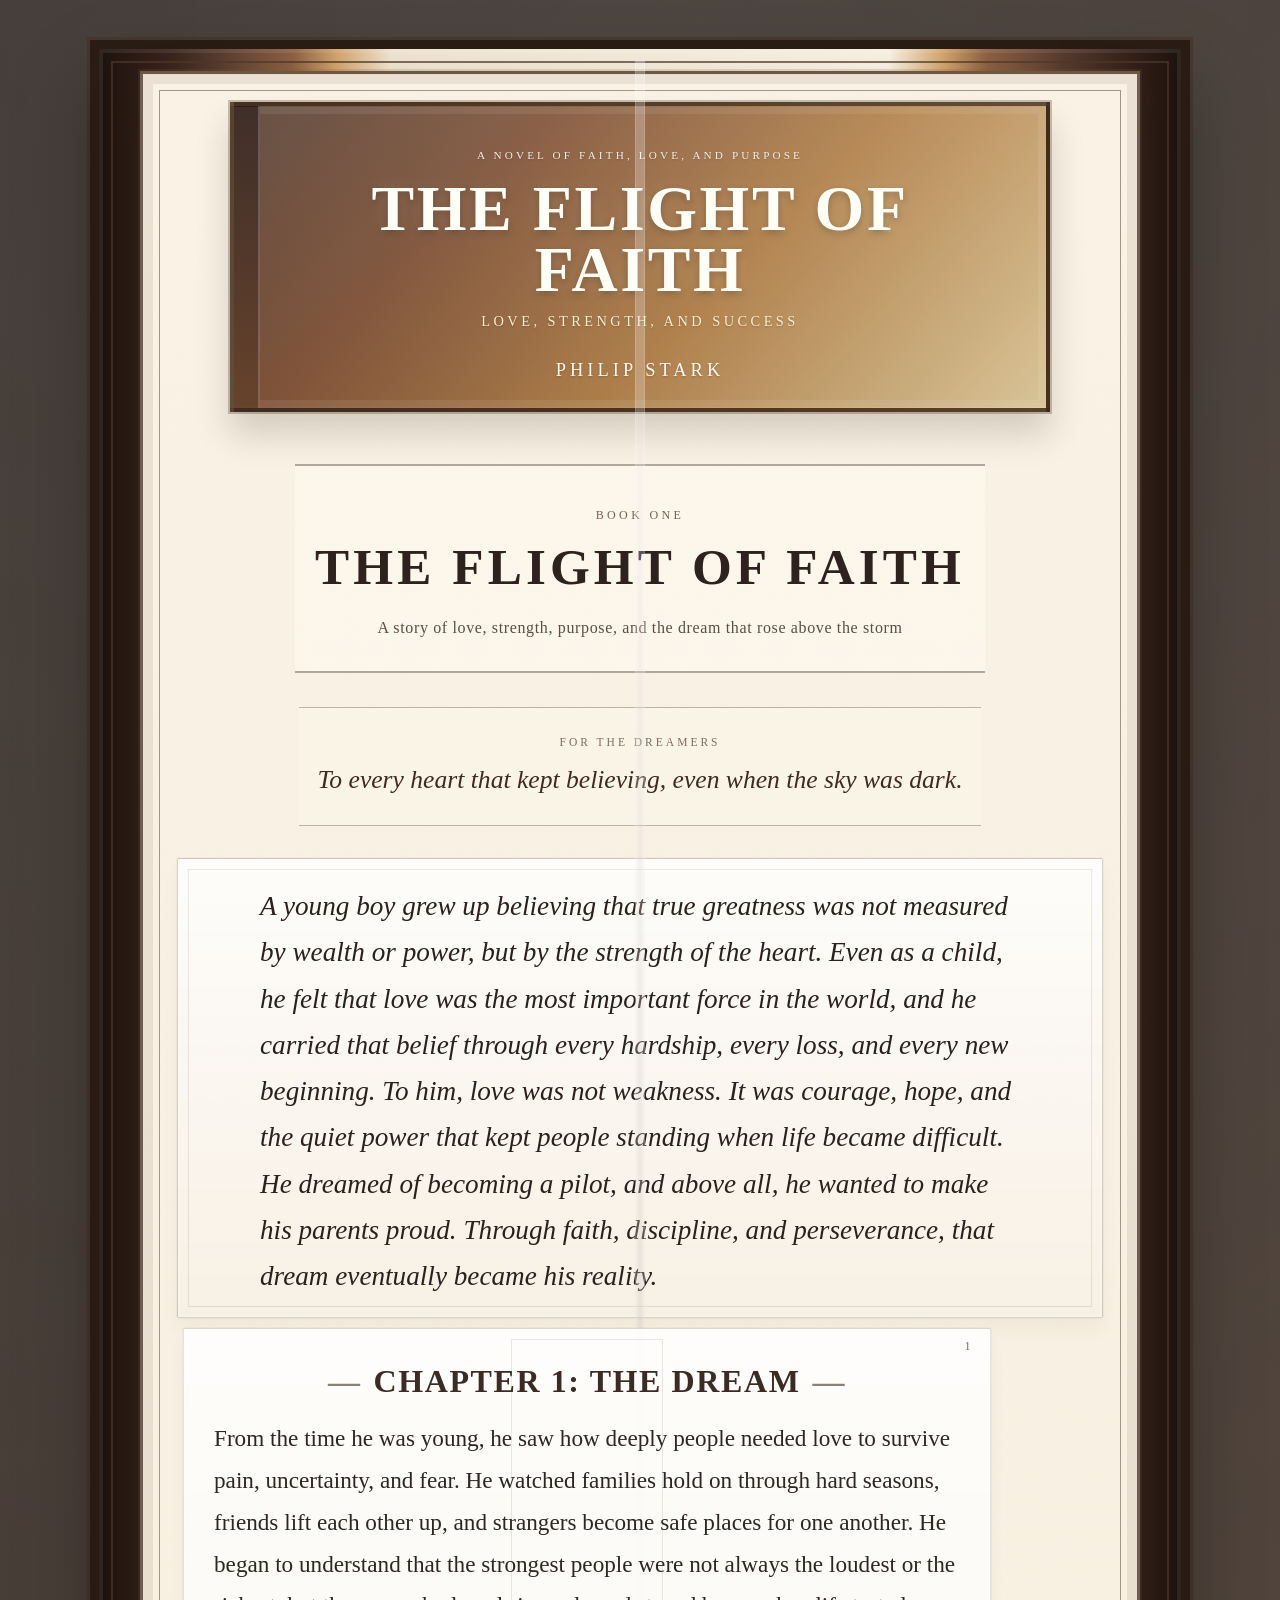
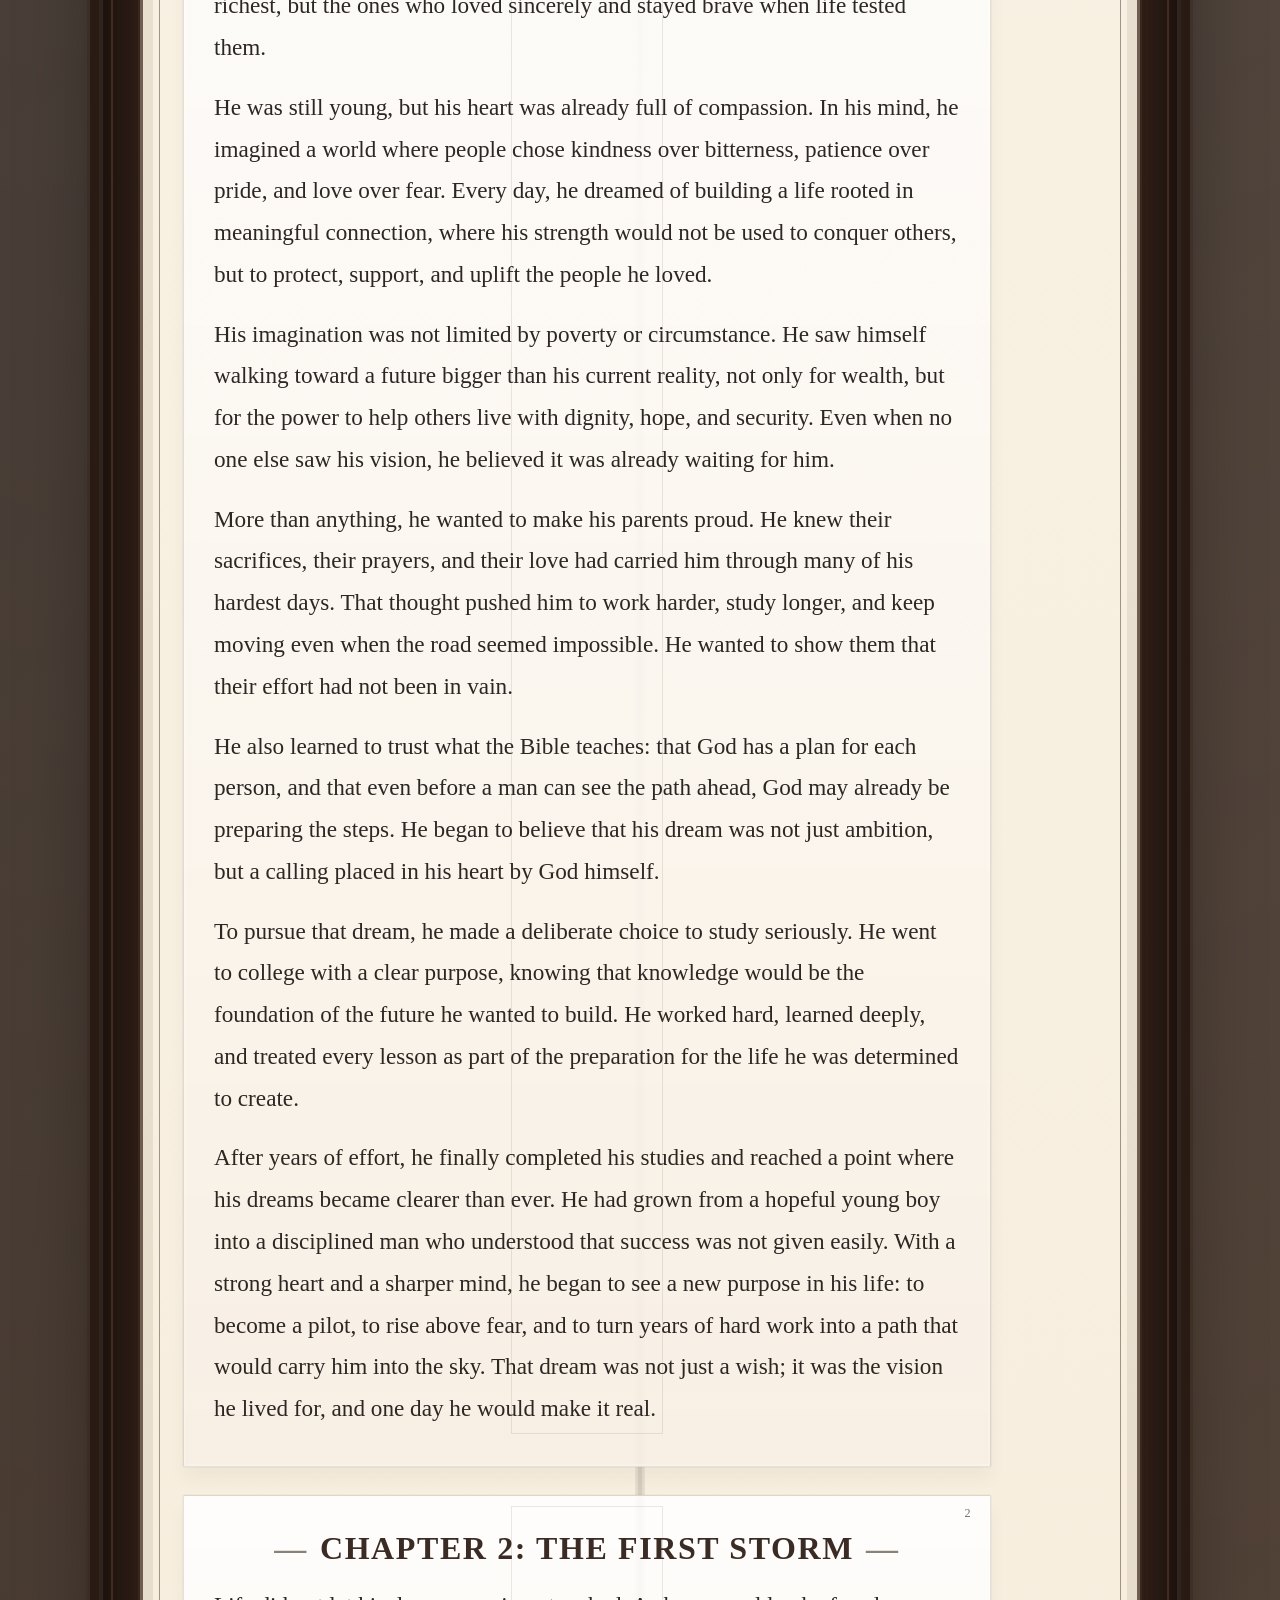
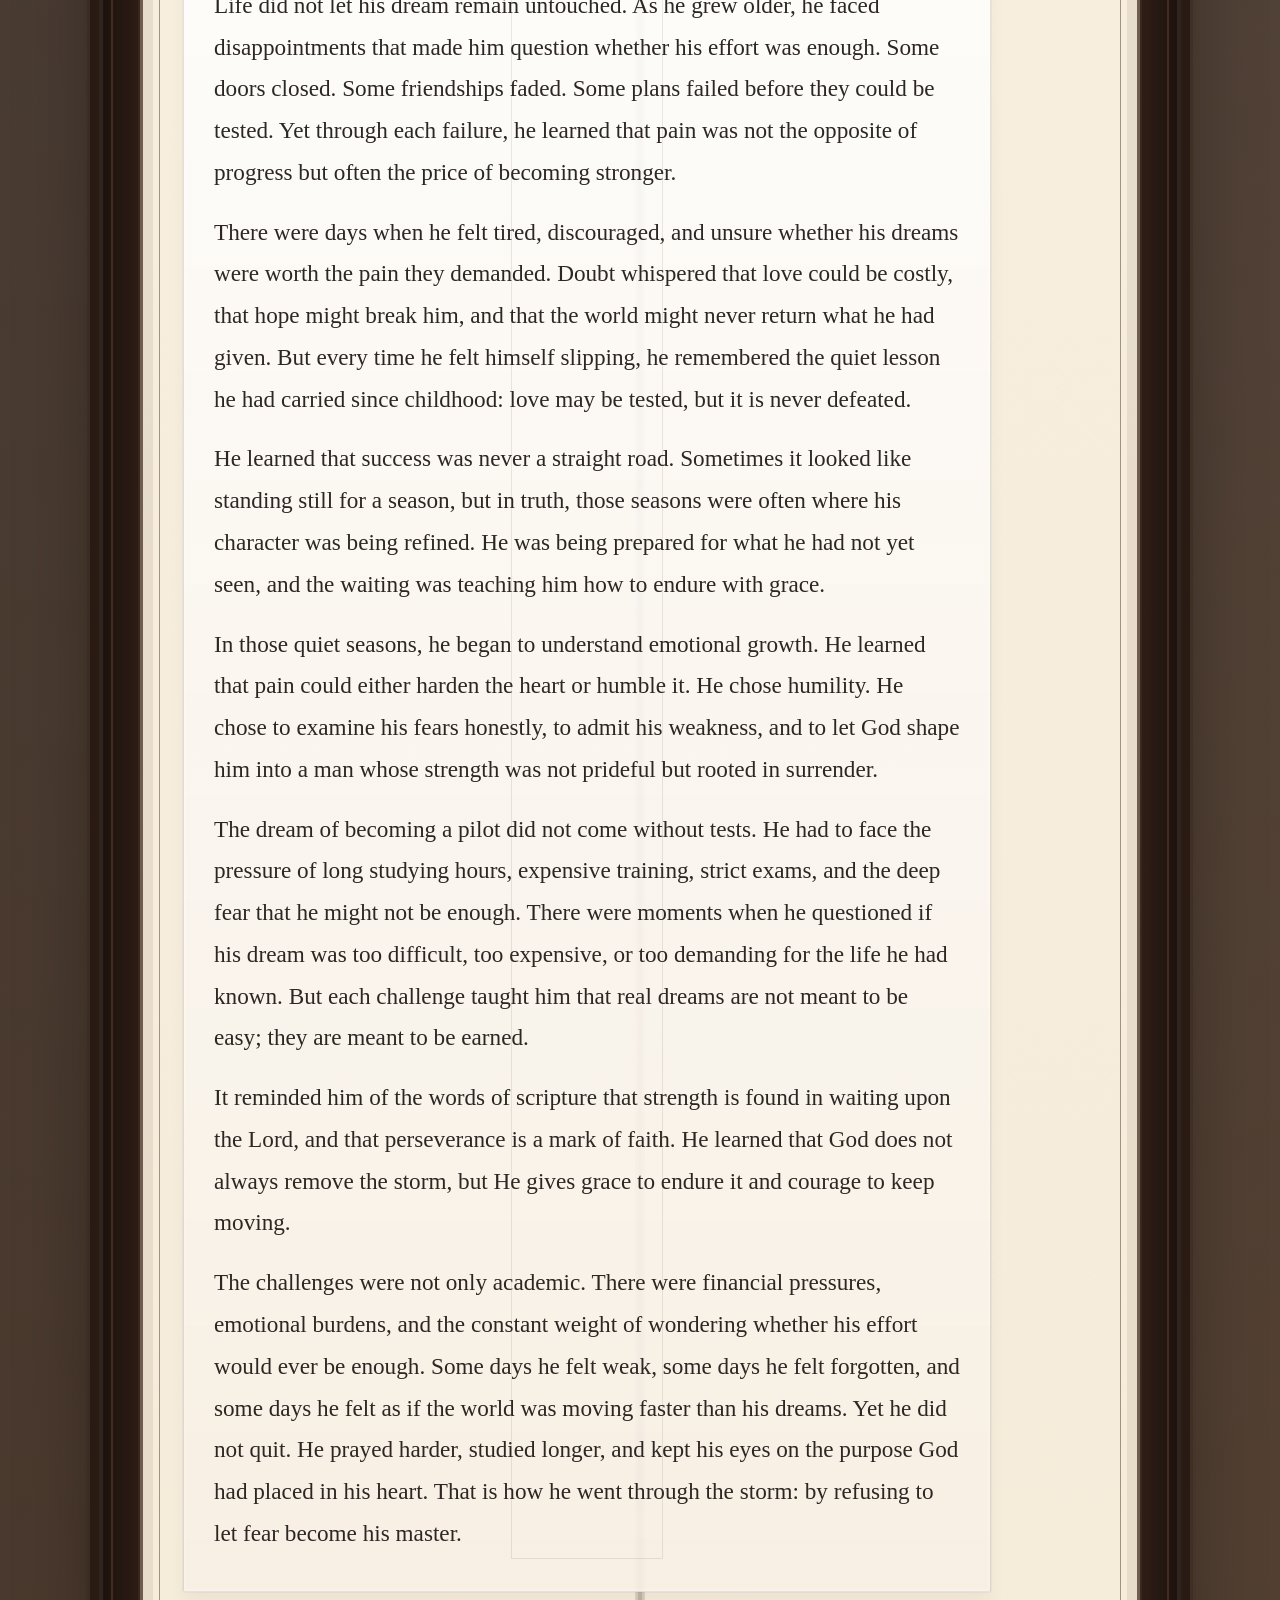
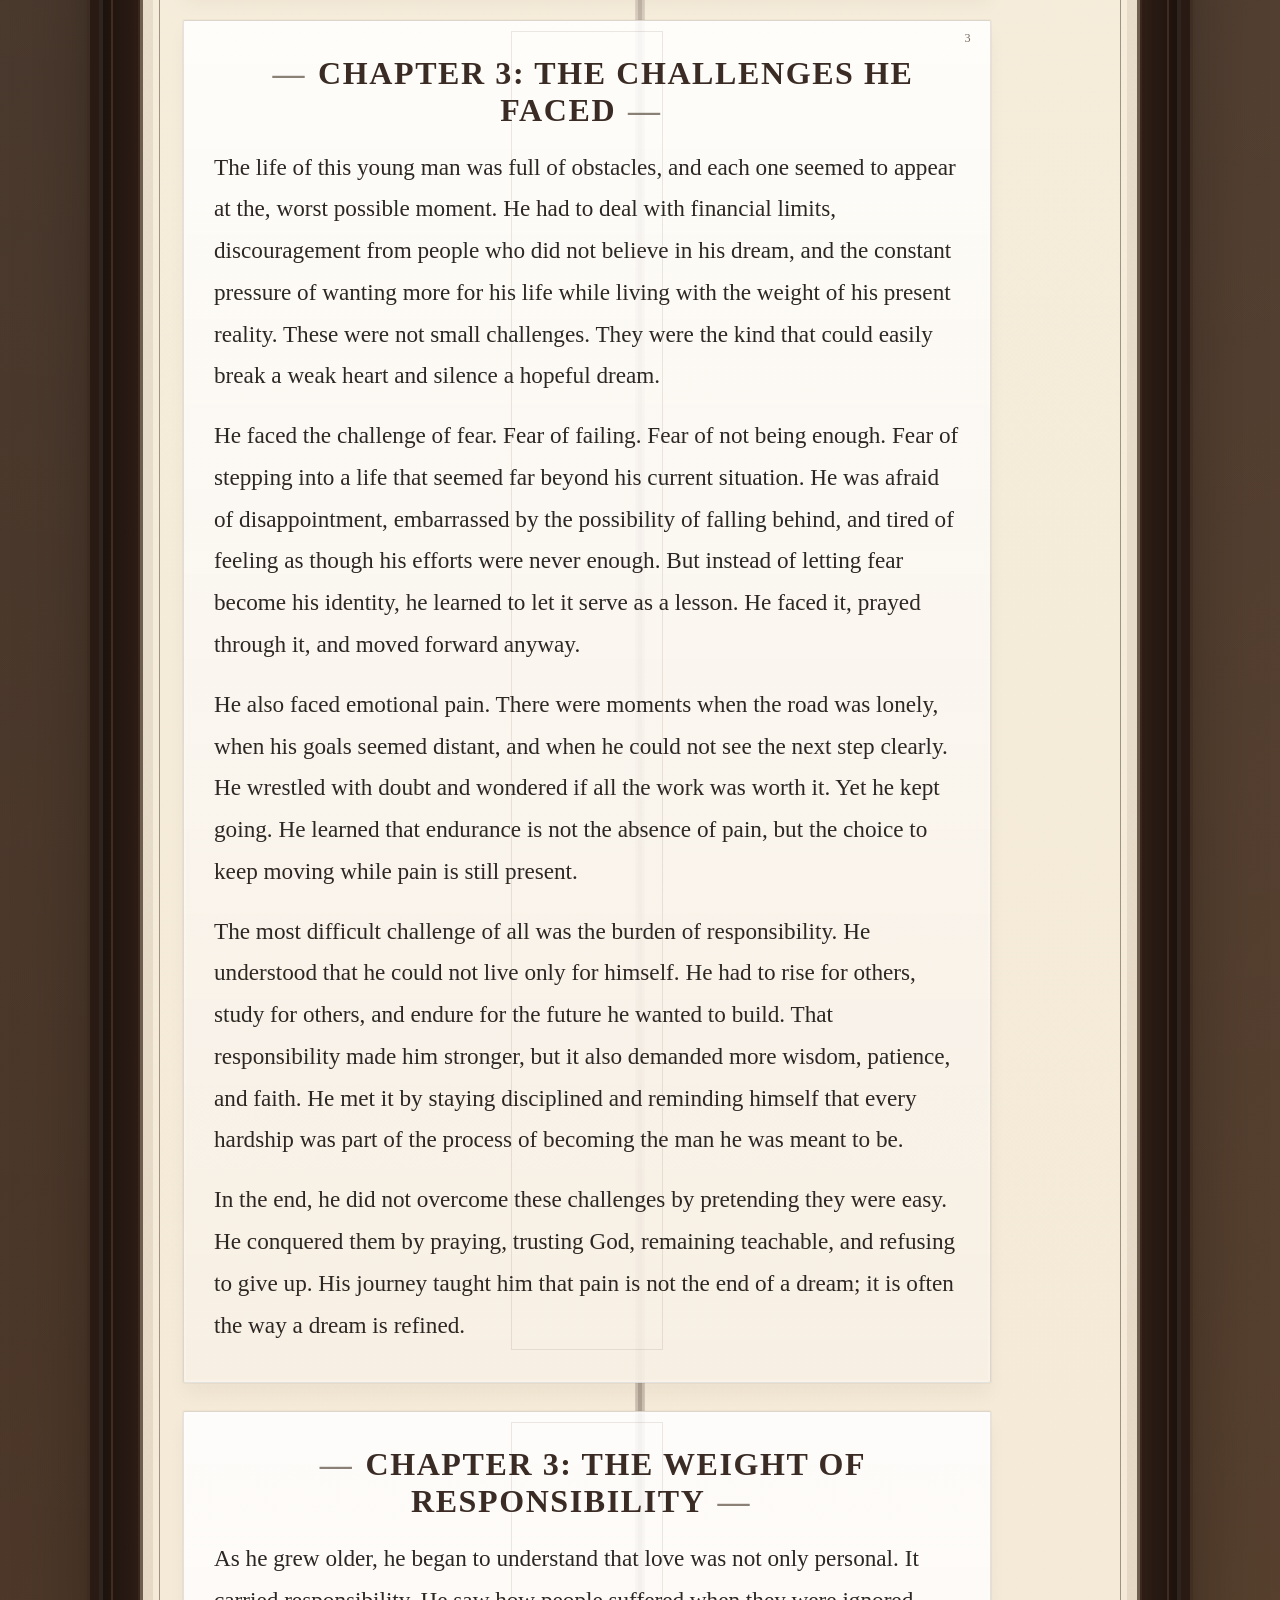
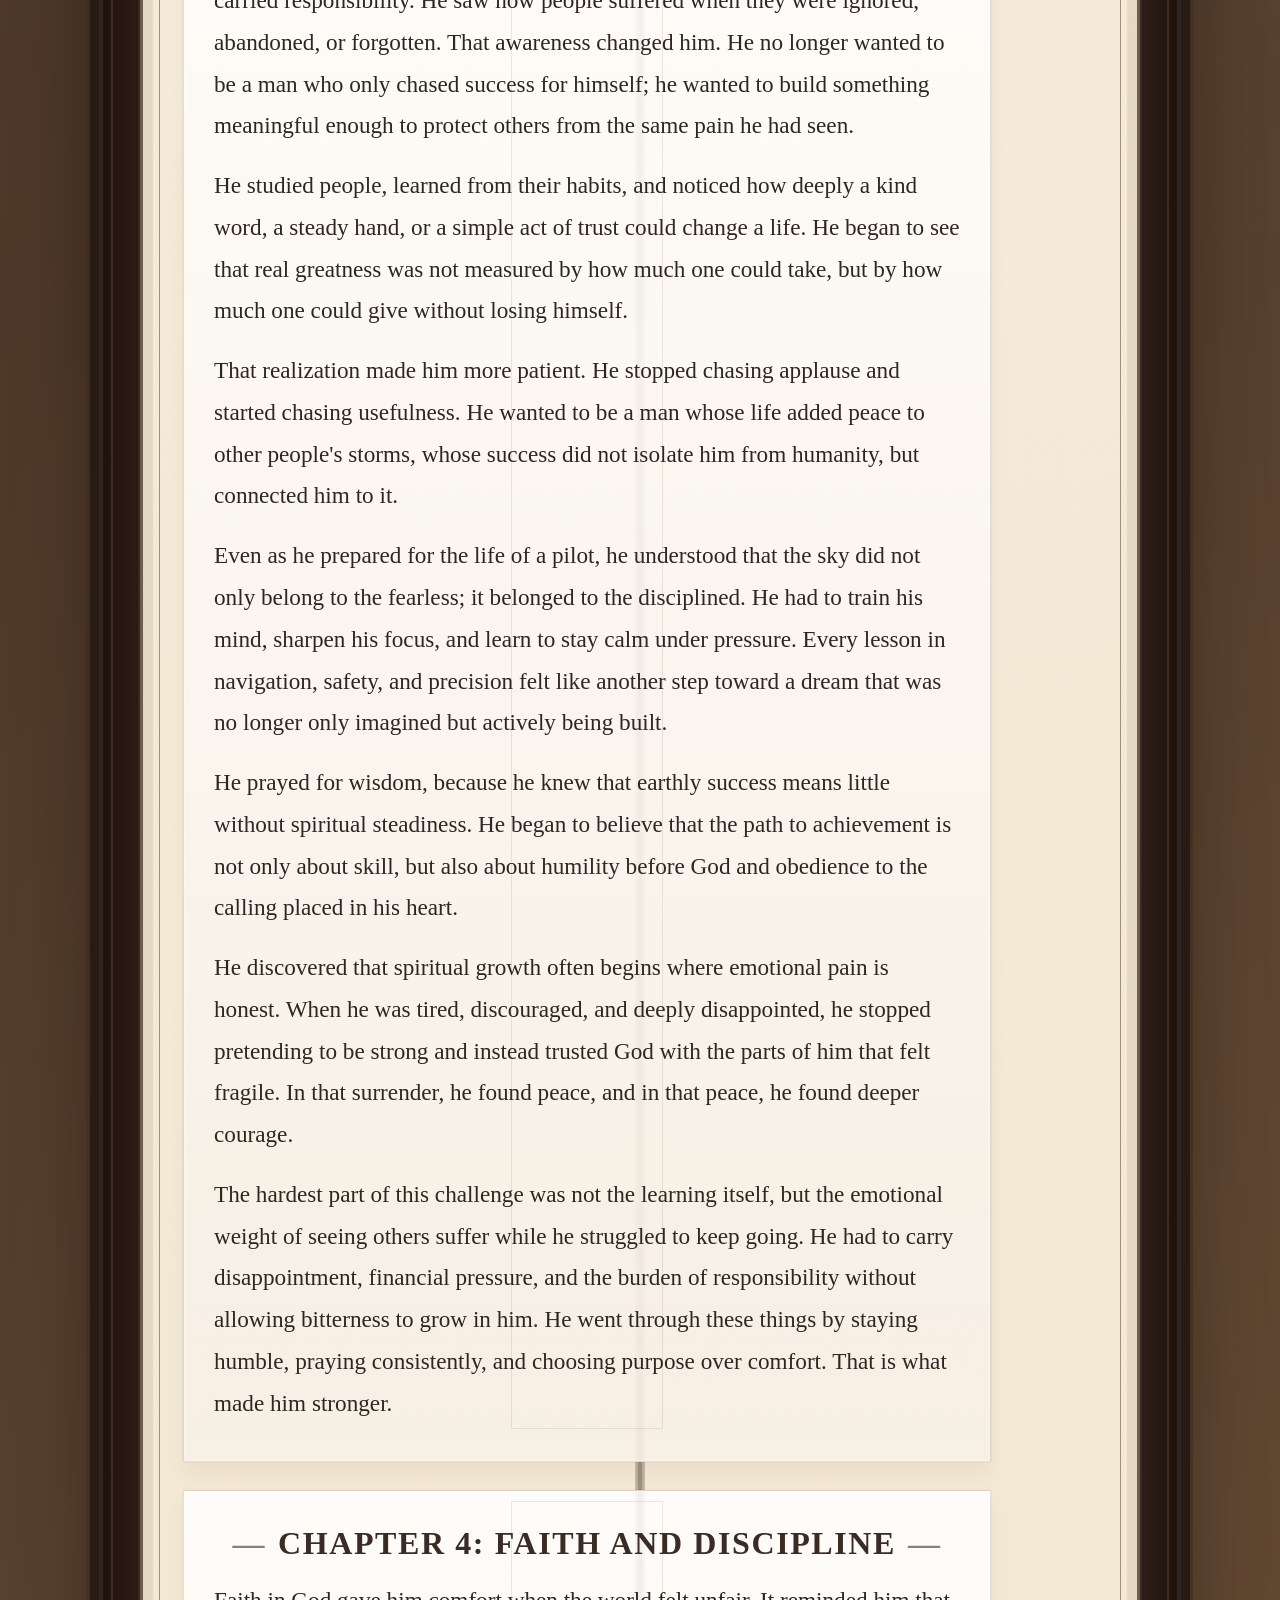
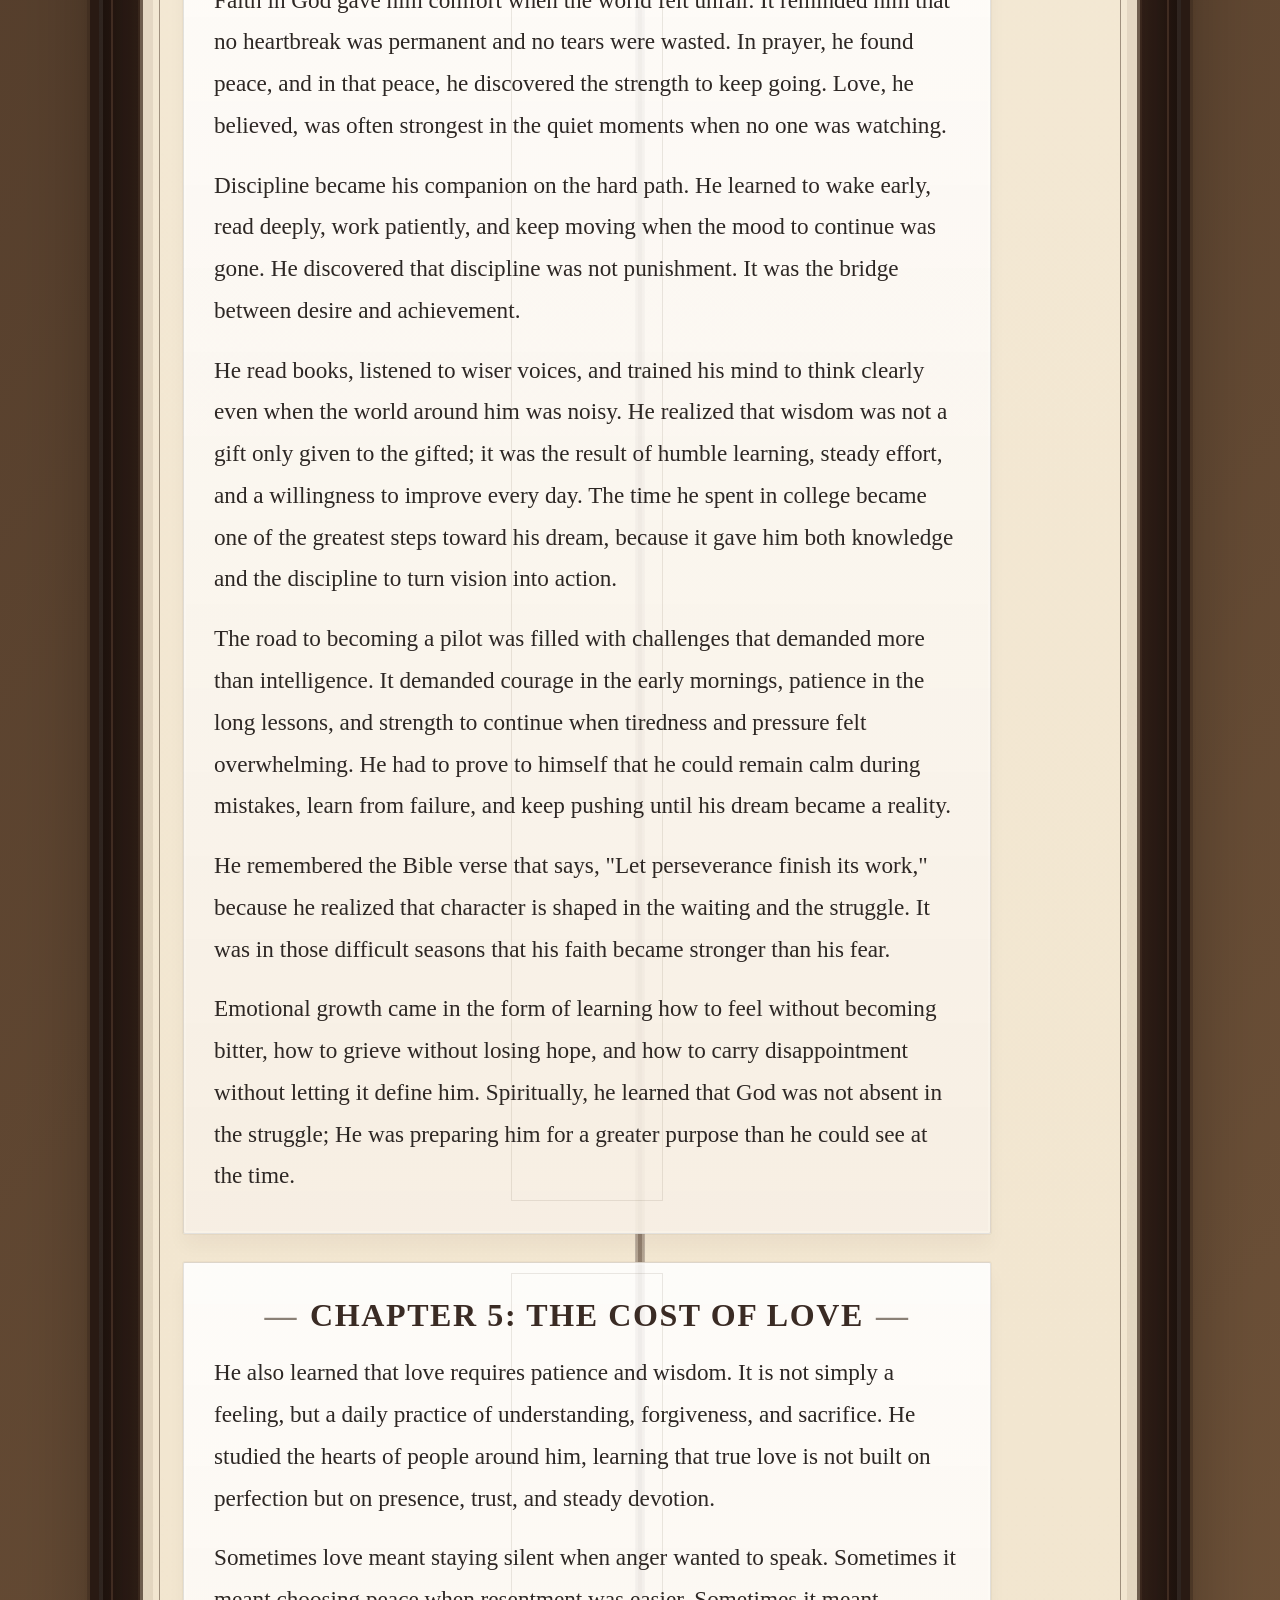
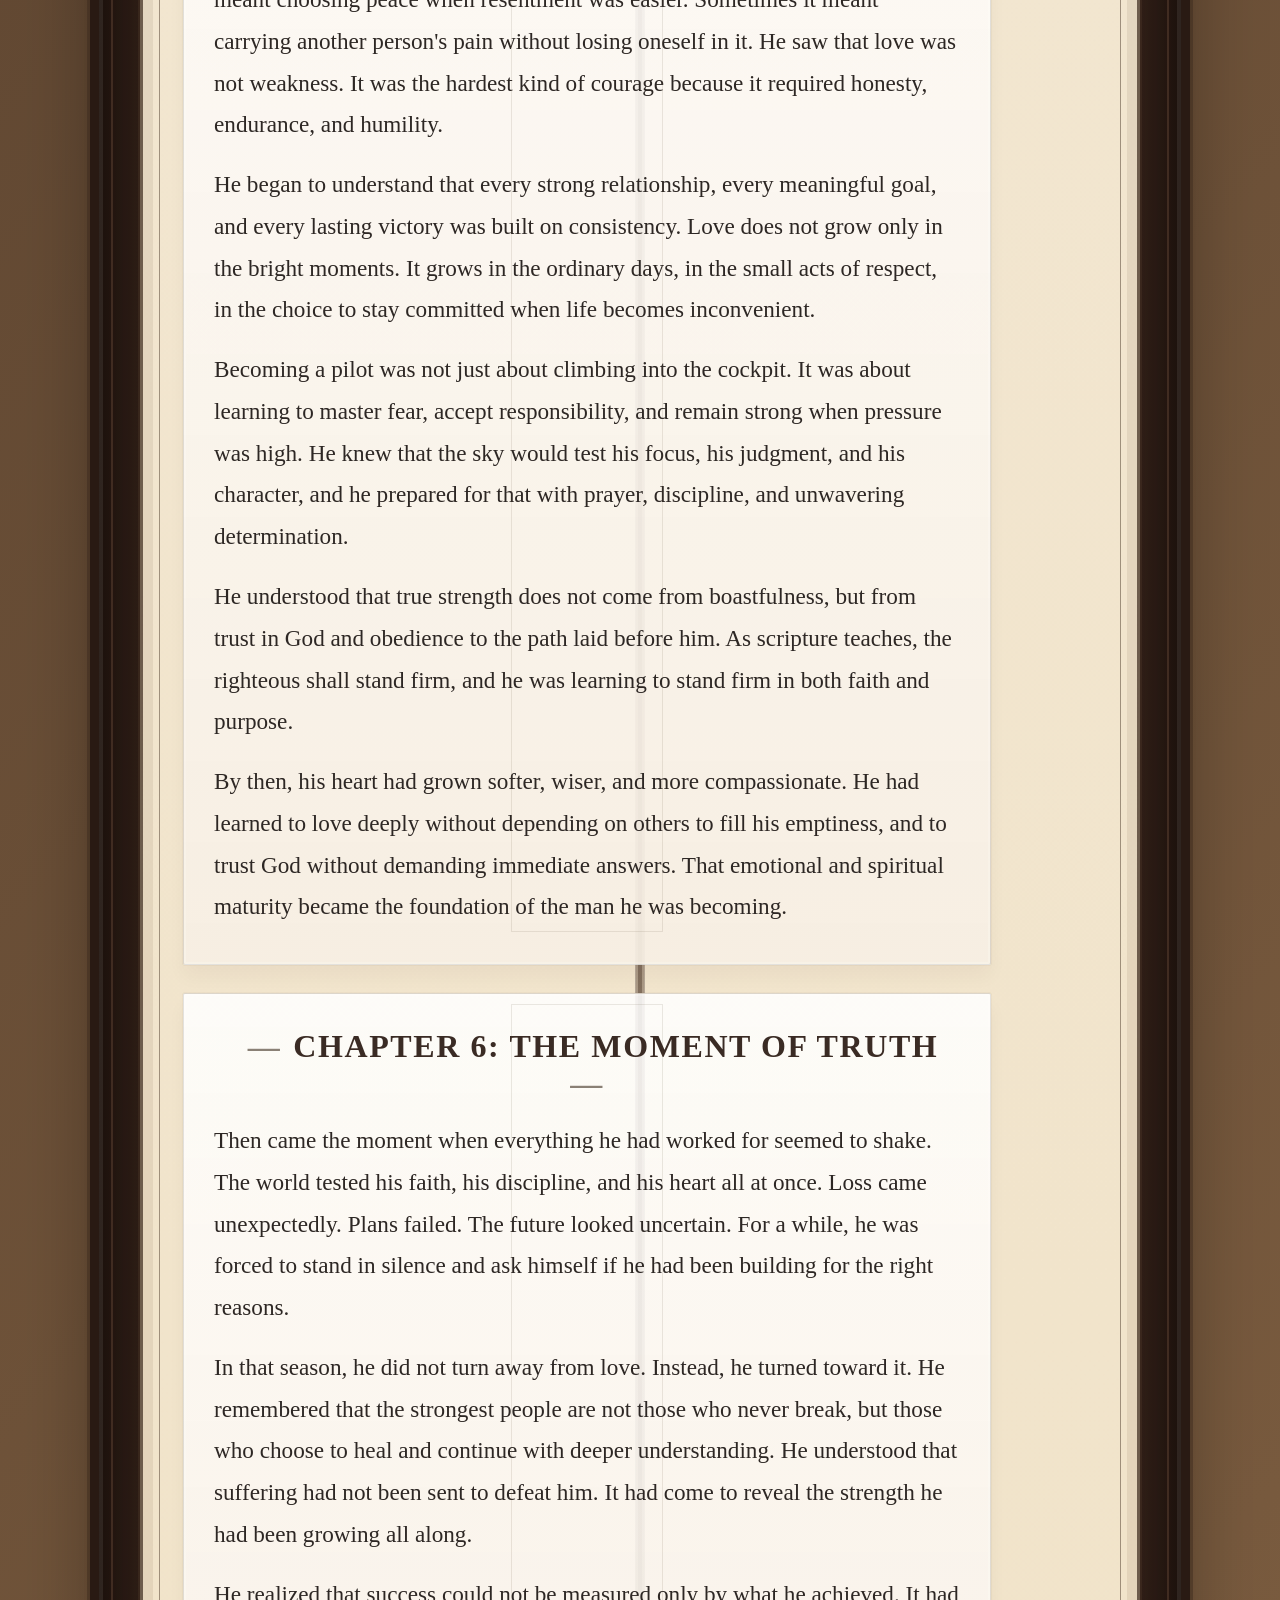
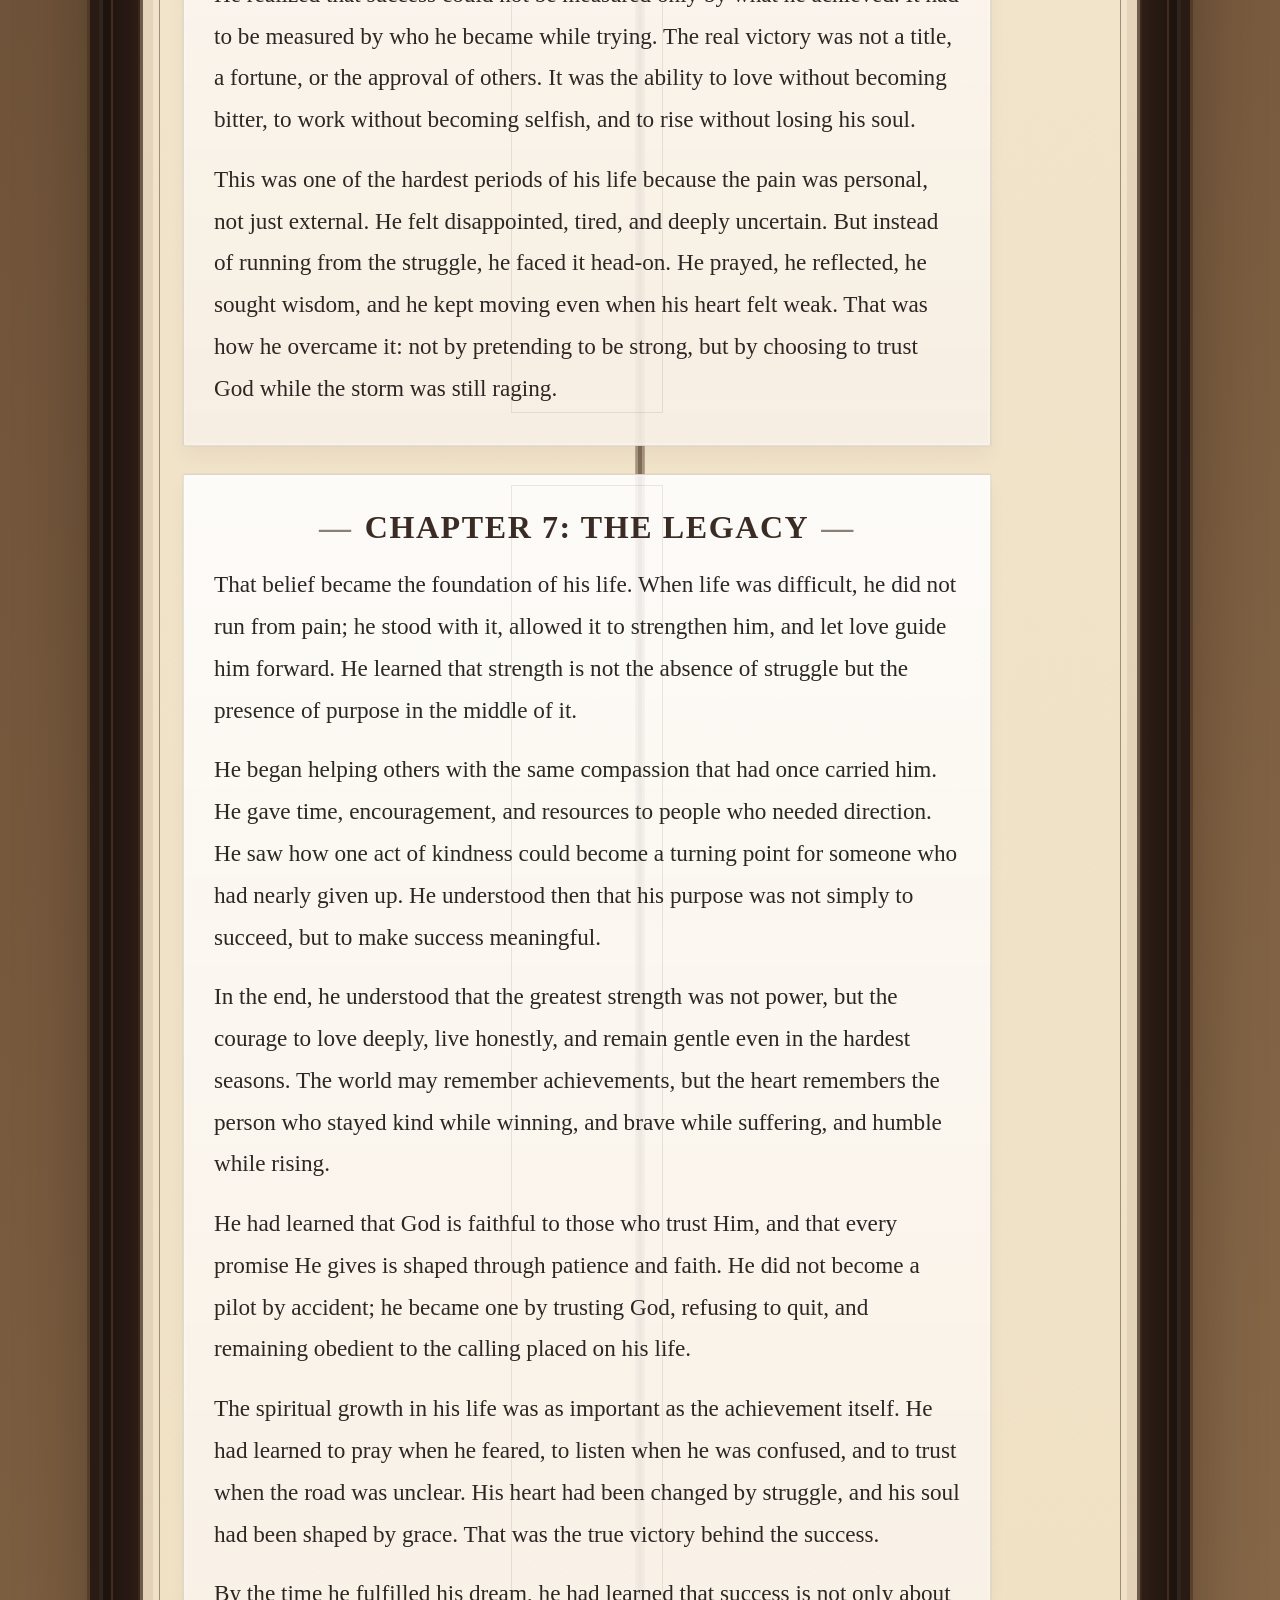
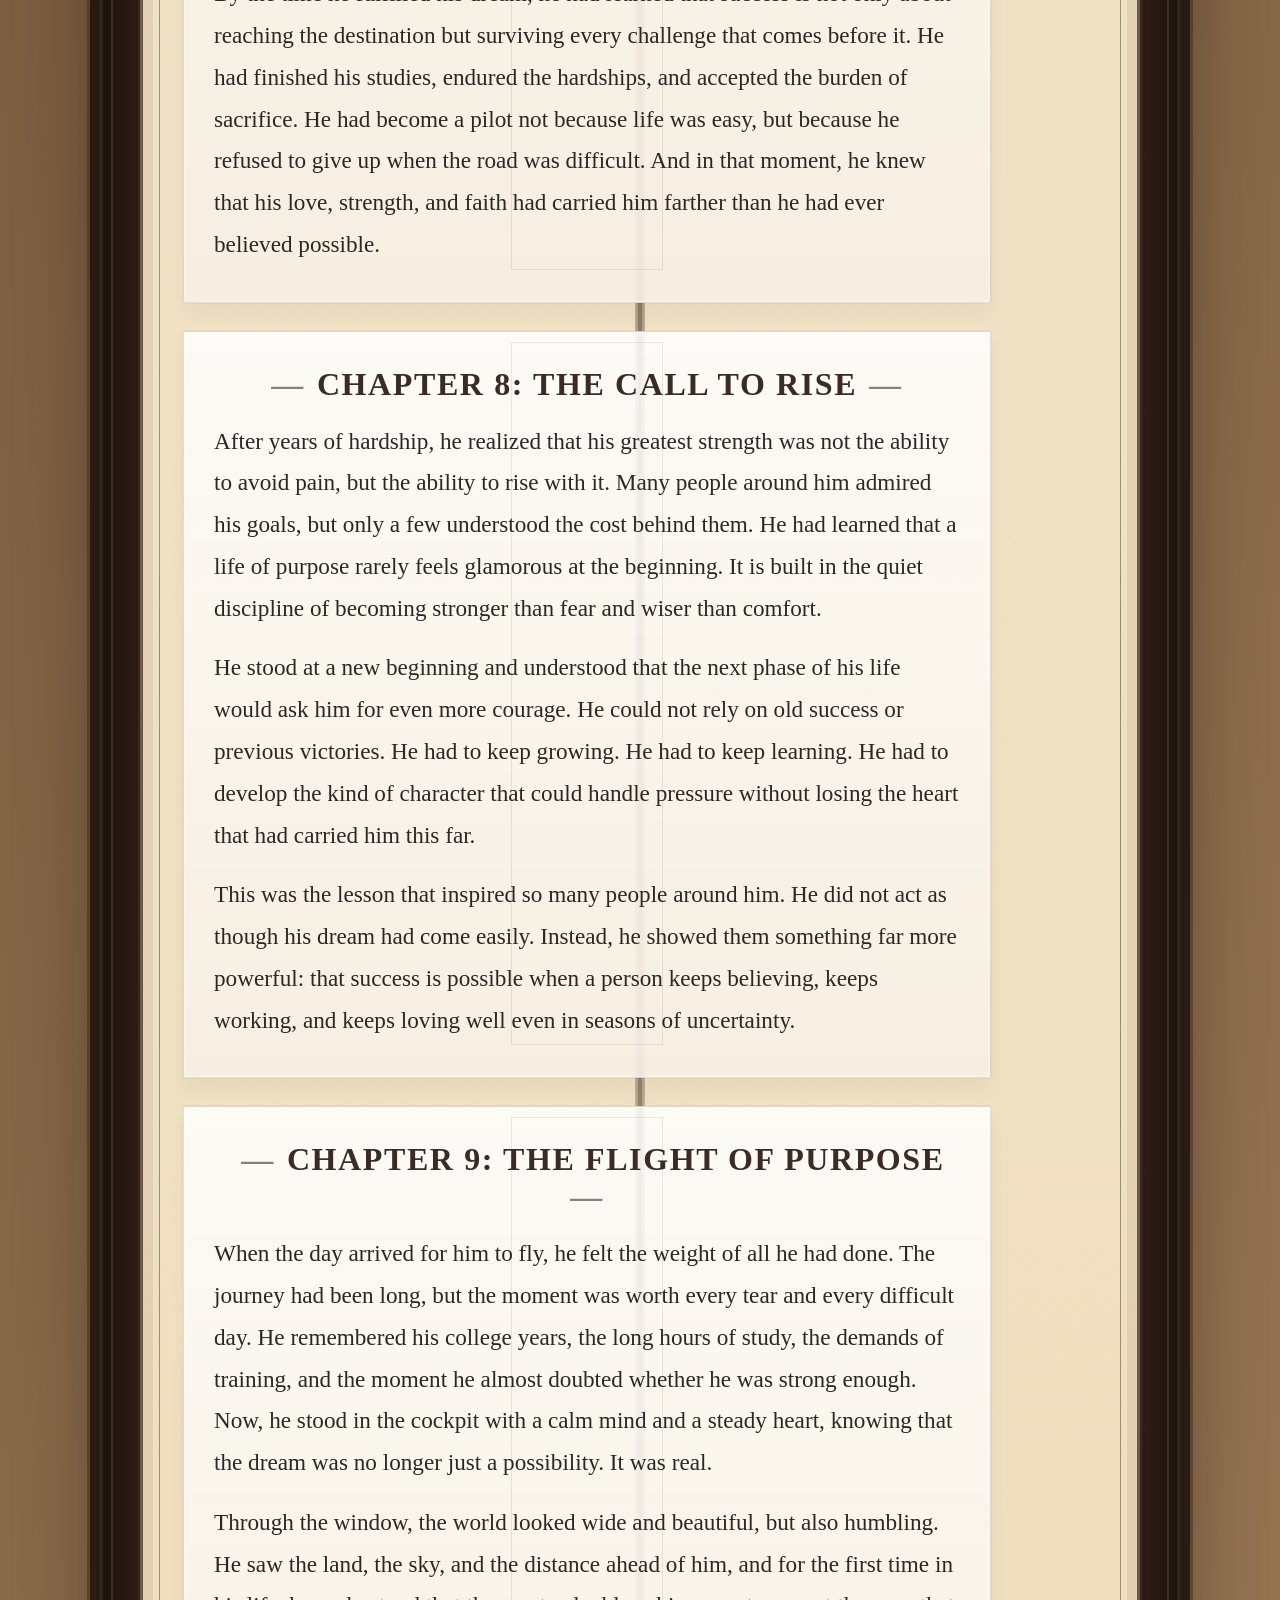
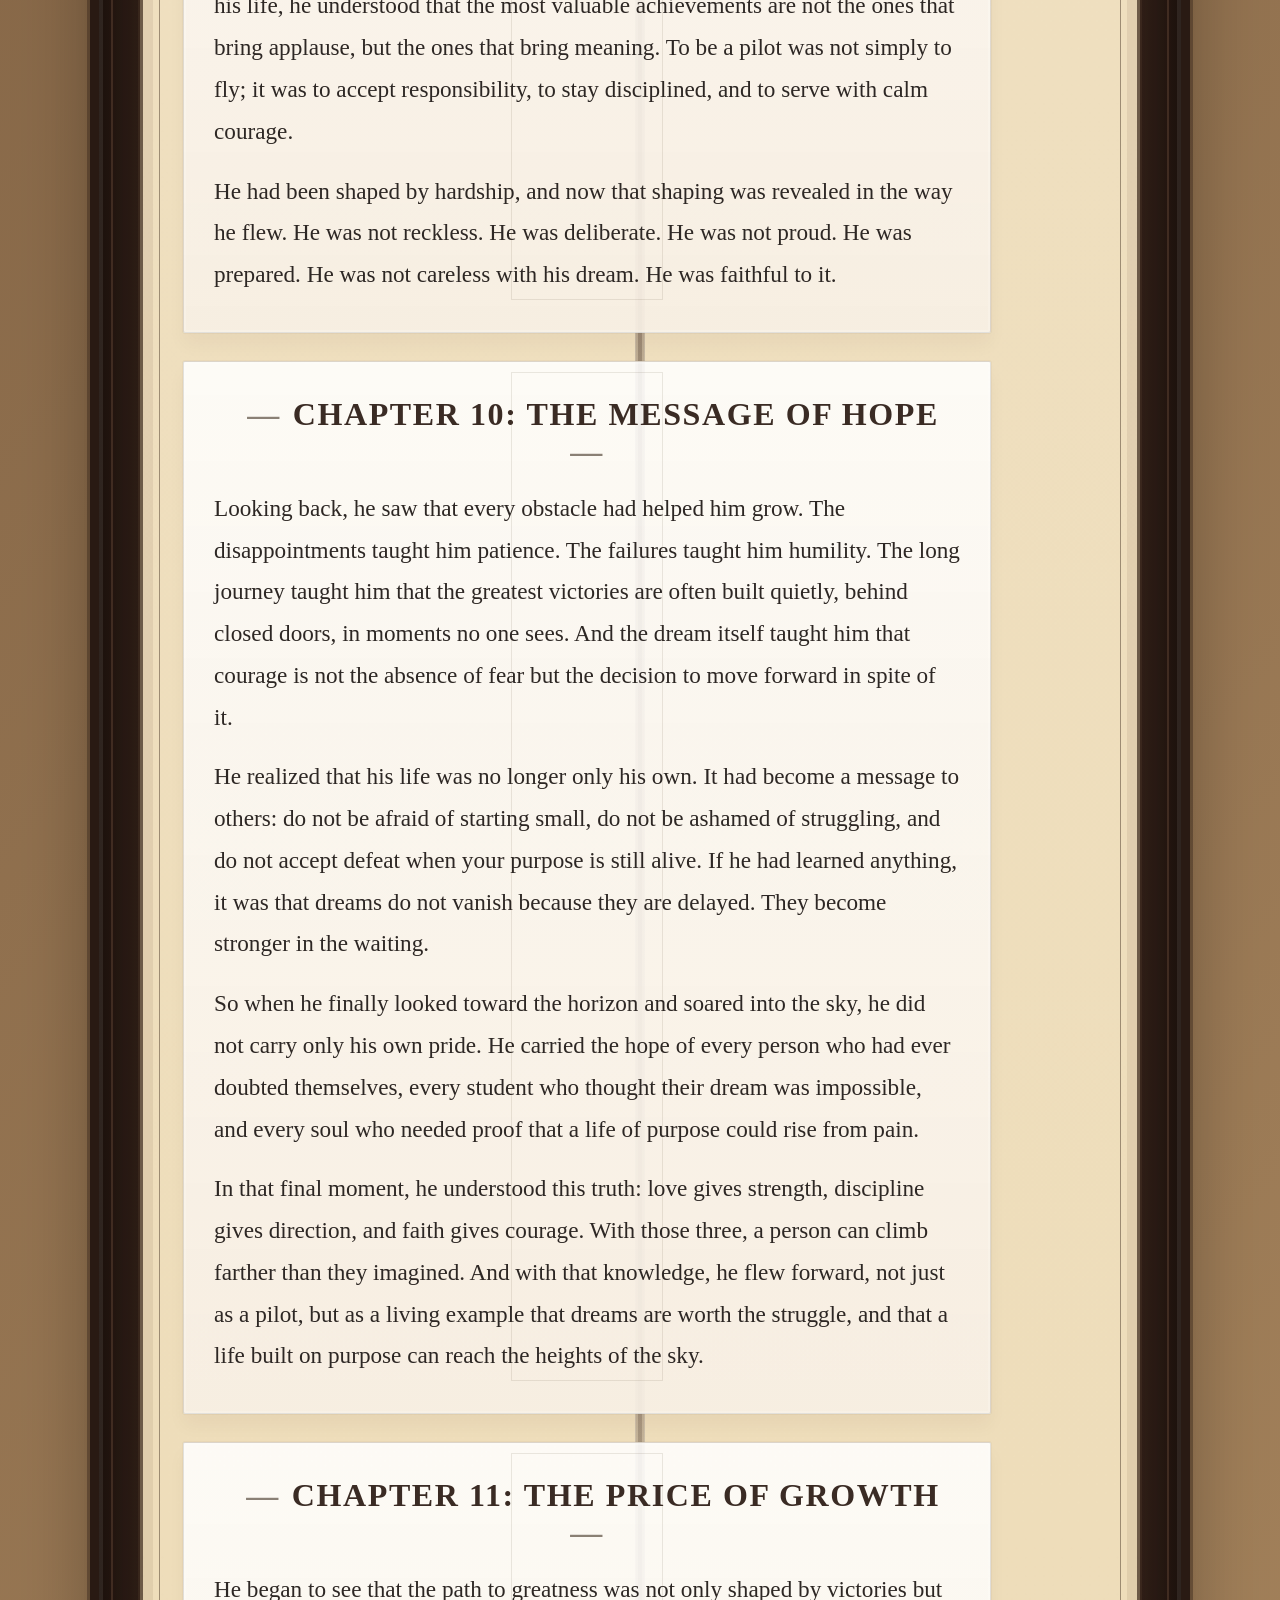
<file: index.html>
<!DOCTYPE html>
<html lang="en">
  <head>
    <meta charset="UTF-8" />
    <meta name="viewport" content="width=device-width, initial-scale=1.0" />
    <meta name="description" content="The Flight of Faith by Philip Stark — a story of love, strength, purpose, and the dream that rose above the storm." />
    <meta name="keywords" content="The Flight of Faith, Philip Stark, inspirational novel, faith love purpose, book website" />
    <meta name="author" content="Philip Stark" />
    <meta property="og:title" content="The Flight of Faith" />
    <meta property="og:description" content="A story of love, strength, purpose, and the dream that rose above the storm." />
    <meta property="og:type" content="website" />
    <meta property="og:image" content="faith-art.svg" />
    <title>The Flight of Faith | Philip Stark</title>
    <link rel="stylesheet" href="style.css" />
  </head>
  <body>
    <div class="book-shell">
      <div class="book-wrap">
        <main class="intro-page">
          <div class="book-cover">
        <div class="book-spine"></div>
        <div class="book-front">
          <p class="kicker">A Novel of Faith, Love, and Purpose</p>
          <h1>The Flight of Faith</h1>
          <p class="subtitle">Love, Strength, and Success</p>
          <div class="author-line">Philip Stark</div>
        </div>
      </div>

      <div class="title-page">
        <p class="title-page-label">Book One</p>
        <h2 class="title-page-title">The Flight of Faith</h2>
        <p class="title-page-subtitle">A story of love, strength, purpose, and the dream that rose above the storm</p>
      </div>

      <div class="dedication-page">
        <p class="dedication-label">For the dreamers</p>
        <p class="dedication-quote">To every heart that kept believing, even when the sky was dark.</p>
      </div>

      <div class="book-page intro-page-text">
        <p class="story">
          A young boy grew up believing that true greatness was not measured by wealth
          or power, but by the strength of the heart. Even as a child, he felt that
          love was the most important force in the world, and he carried that belief
          through every hardship, every loss, and every new beginning. To him, love
          was not weakness. It was courage, hope, and the quiet power that kept
          people standing when life became difficult. He dreamed of becoming a pilot,
          and above all, he wanted to make his parents proud. Through faith, discipline,
          and perseverance, that dream eventually became his reality.
        </p>
      </div>

      <section class="story-body">
        <article class="chapter book-page">
          <div class="page-number">1</div>
          <h2 class="chapter-title">Chapter 1: The Dream</h2>
          <p>
            From the time he was young, he saw how deeply people needed love to survive
            pain, uncertainty, and fear. He watched families hold on through hard
            seasons, friends lift each other up, and strangers become safe places for
            one another. He began to understand that the strongest people were not
            always the loudest or the richest, but the ones who loved sincerely and
            stayed brave when life tested them.
          </p>
          <p>
            He was still young, but his heart was already full of compassion. In his
            mind, he imagined a world where people chose kindness over bitterness,
            patience over pride, and love over fear. Every day, he dreamed of building
            a life rooted in meaningful connection, where his strength would not be used
            to conquer others, but to protect, support, and uplift the people he loved.
          </p>
          <p>
            His imagination was not limited by poverty or circumstance. He saw himself
            walking toward a future bigger than his current reality, not only for wealth,
            but for the power to help others live with dignity, hope, and security. Even
            when no one else saw his vision, he believed it was already waiting for him.
          </p>
          <p>
            More than anything, he wanted to make his parents proud. He knew their sacrifices,
            their prayers, and their love had carried him through many of his hardest days.
            That thought pushed him to work harder, study longer, and keep moving even when
            the road seemed impossible. He wanted to show them that their effort had not been in vain.
          </p>
          <p>
            He also learned to trust what the Bible teaches: that God has a plan for each
            person, and that even before a man can see the path ahead, God may already be
            preparing the steps. He began to believe that his dream was not just ambition,
            but a calling placed in his heart by God himself.
          </p>
          <p>
            To pursue that dream, he made a deliberate choice to study seriously. He went
            to college with a clear purpose, knowing that knowledge would be the foundation
            of the future he wanted to build. He worked hard, learned deeply, and treated
            every lesson as part of the preparation for the life he was determined to create.
          </p>
          <p>
            After years of effort, he finally completed his studies and reached a point where
            his dreams became clearer than ever. He had grown from a hopeful young boy into a
            disciplined man who understood that success was not given easily. With a strong
            heart and a sharper mind, he began to see a new purpose in his life: to become a
            pilot, to rise above fear, and to turn years of hard work into a path that would
            carry him into the sky. That dream was not just a wish; it was the vision he lived
            for, and one day he would make it real.
          </p>
        </article>

        <article class="chapter book-page">
          <div class="page-number">2</div>
          <h2 class="chapter-title">Chapter 2: The First Storm</h2>
          <p>
            Life did not let his dream remain untouched. As he grew older, he faced
            disappointments that made him question whether his effort was enough. Some
            doors closed. Some friendships faded. Some plans failed before they could be
            tested. Yet through each failure, he learned that pain was not the opposite
            of progress but often the price of becoming stronger.
          </p>
          <p>
            There were days when he felt tired, discouraged, and unsure whether his
            dreams were worth the pain they demanded. Doubt whispered that love could
            be costly, that hope might break him, and that the world might never return
            what he had given. But every time he felt himself slipping, he remembered
            the quiet lesson he had carried since childhood: love may be tested, but it
            is never defeated.
          </p>
          <p>
            He learned that success was never a straight road. Sometimes it looked like
            standing still for a season, but in truth, those seasons were often where his
            character was being refined. He was being prepared for what he had not yet
            seen, and the waiting was teaching him how to endure with grace.
          </p>
          <p>
            In those quiet seasons, he began to understand emotional growth. He learned that
            pain could either harden the heart or humble it. He chose humility. He chose to
            examine his fears honestly, to admit his weakness, and to let God shape him into
            a man whose strength was not prideful but rooted in surrender.
          </p>
          <p>
            The dream of becoming a pilot did not come without tests. He had to face the
            pressure of long studying hours, expensive training, strict exams, and the deep
            fear that he might not be enough. There were moments when he questioned if his
            dream was too difficult, too expensive, or too demanding for the life he had
            known. But each challenge taught him that real dreams are not meant to be easy;
            they are meant to be earned.
          </p>
          <p>
            It reminded him of the words of scripture that strength is found in waiting upon the
            Lord, and that perseverance is a mark of faith. He learned that God does not always
            remove the storm, but He gives grace to endure it and courage to keep moving.
          </p>
          <p>
            The challenges were not only academic. There were financial pressures, emotional burdens,
            and the constant weight of wondering whether his effort would ever be enough. Some days
            he felt weak, some days he felt forgotten, and some days he felt as if the world was
            moving faster than his dreams. Yet he did not quit. He prayed harder, studied longer,
            and kept his eyes on the purpose God had placed in his heart. That is how he went through
            the storm: by refusing to let fear become his master.
          </p>
        </article>

        <article class="chapter book-page">
          <div class="page-number">3</div>
          <h2 class="chapter-title">Chapter 3: The Challenges He Faced</h2>
          <p>
            The life of this young man was full of obstacles, and each one seemed to appear at the,
            worst possible moment. He had to deal with financial limits, discouragement from people
            who did not believe in his dream, and the constant pressure of wanting more for his life
            while living with the weight of his present reality. These were not small challenges.
            They were the kind that could easily break a weak heart and silence a hopeful dream.
          </p>
          <p>
            He faced the challenge of fear. Fear of failing. Fear of not being enough. Fear of stepping
            into a life that seemed far beyond his current situation. He was afraid of disappointment,
            embarrassed by the possibility of falling behind, and tired of feeling as though his efforts
            were never enough. But instead of letting fear become his identity, he learned to let it serve
            as a lesson. He faced it, prayed through it, and moved forward anyway.
          </p>
          <p>
            He also faced emotional pain. There were moments when the road was lonely, when his goals
            seemed distant, and when he could not see the next step clearly. He wrestled with doubt and
            wondered if all the work was worth it. Yet he kept going. He learned that endurance is not
            the absence of pain, but the choice to keep moving while pain is still present.
          </p>
          <p>
            The most difficult challenge of all was the burden of responsibility. He understood that he
            could not live only for himself. He had to rise for others, study for others, and endure for
            the future he wanted to build. That responsibility made him stronger, but it also demanded
            more wisdom, patience, and faith. He met it by staying disciplined and reminding himself that
            every hardship was part of the process of becoming the man he was meant to be.
          </p>
          <p>
            In the end, he did not overcome these challenges by pretending they were easy. He conquered
            them by praying, trusting God, remaining teachable, and refusing to give up. His journey taught
            him that pain is not the end of a dream; it is often the way a dream is refined.
          </p>
        </article>

        <article class="chapter">
          <h2 class="chapter-title">Chapter 3: The Weight of Responsibility</h2>
          <p>
            As he grew older, he began to understand that love was not only personal. It
            carried responsibility. He saw how people suffered when they were ignored,
            abandoned, or forgotten. That awareness changed him. He no longer wanted to
            be a man who only chased success for himself; he wanted to build something
            meaningful enough to protect others from the same pain he had seen.
          </p>
          <p>
            He studied people, learned from their habits, and noticed how deeply a kind
            word, a steady hand, or a simple act of trust could change a life. He began
            to see that real greatness was not measured by how much one could take, but
            by how much one could give without losing himself.
          </p>
          <p>
            That realization made him more patient. He stopped chasing applause and
            started chasing usefulness. He wanted to be a man whose life added peace to
            other people's storms, whose success did not isolate him from humanity, but
            connected him to it.
          </p>
          <p>
            Even as he prepared for the life of a pilot, he understood that the sky did not
            only belong to the fearless; it belonged to the disciplined. He had to train his
            mind, sharpen his focus, and learn to stay calm under pressure. Every lesson in
            navigation, safety, and precision felt like another step toward a dream that was
            no longer only imagined but actively being built.
          </p>
          <p>
            He prayed for wisdom, because he knew that earthly success means little without
            spiritual steadiness. He began to believe that the path to achievement is not only
            about skill, but also about humility before God and obedience to the calling placed
            in his heart.
          </p>
          <p>
            He discovered that spiritual growth often begins where emotional pain is honest. When
            he was tired, discouraged, and deeply disappointed, he stopped pretending to be strong
            and instead trusted God with the parts of him that felt fragile. In that surrender, he
            found peace, and in that peace, he found deeper courage.
          </p>
          <p>
            The hardest part of this challenge was not the learning itself, but the emotional weight
            of seeing others suffer while he struggled to keep going. He had to carry disappointment,
            financial pressure, and the burden of responsibility without allowing bitterness to grow
            in him. He went through these things by staying humble, praying consistently, and choosing
            purpose over comfort. That is what made him stronger.
          </p>
        </article>

        <article class="chapter">
          <h2 class="chapter-title">Chapter 4: Faith and Discipline</h2>
          <p>
            Faith in God gave him comfort when the world felt unfair. It reminded him
            that no heartbreak was permanent and no tears were wasted. In prayer, he
            found peace, and in that peace, he discovered the strength to keep going.
            Love, he believed, was often strongest in the quiet moments when no one
            was watching.
          </p>
          <p>
            Discipline became his companion on the hard path. He learned to wake early,
            read deeply, work patiently, and keep moving when the mood to continue was
            gone. He discovered that discipline was not punishment. It was the bridge
            between desire and achievement.
          </p>
          <p>
            He read books, listened to wiser voices, and trained his mind to think clearly
            even when the world around him was noisy. He realized that wisdom was not a
            gift only given to the gifted; it was the result of humble learning, steady
            effort, and a willingness to improve every day. The time he spent in college
            became one of the greatest steps toward his dream, because it gave him both
            knowledge and the discipline to turn vision into action.
          </p>
          <p>
            The road to becoming a pilot was filled with challenges that demanded more than
            intelligence. It demanded courage in the early mornings, patience in the long
            lessons, and strength to continue when tiredness and pressure felt overwhelming.
            He had to prove to himself that he could remain calm during mistakes, learn from
            failure, and keep pushing until his dream became a reality.
          </p>
          <p>
            He remembered the Bible verse that says, "Let perseverance finish its work," because
            he realized that character is shaped in the waiting and the struggle. It was in those
            difficult seasons that his faith became stronger than his fear.
          </p>
          <p>
            Emotional growth came in the form of learning how to feel without becoming bitter,
            how to grieve without losing hope, and how to carry disappointment without letting it
            define him. Spiritually, he learned that God was not absent in the struggle; He was
            preparing him for a greater purpose than he could see at the time.
          </p>
        </article>

        <article class="chapter">
          <h2 class="chapter-title">Chapter 5: The Cost of Love</h2>
          <p>
            He also learned that love requires patience and wisdom. It is not simply a
            feeling, but a daily practice of understanding, forgiveness, and sacrifice.
            He studied the hearts of people around him, learning that true love is not
            built on perfection but on presence, trust, and steady devotion.
          </p>
          <p>
            Sometimes love meant staying silent when anger wanted to speak. Sometimes it
            meant choosing peace when resentment was easier. Sometimes it meant carrying
            another person's pain without losing oneself in it. He saw that love was not
            weakness. It was the hardest kind of courage because it required honesty,
            endurance, and humility.
          </p>
          <p>
            He began to understand that every strong relationship, every meaningful goal,
            and every lasting victory was built on consistency. Love does not grow only
            in the bright moments. It grows in the ordinary days, in the small acts of
            respect, in the choice to stay committed when life becomes inconvenient.
          </p>
          <p>
            Becoming a pilot was not just about climbing into the cockpit. It was about
            learning to master fear, accept responsibility, and remain strong when pressure
            was high. He knew that the sky would test his focus, his judgment, and his
            character, and he prepared for that with prayer, discipline, and unwavering
            determination.
          </p>
          <p>
            He understood that true strength does not come from boastfulness, but from trust in
            God and obedience to the path laid before him. As scripture teaches, the righteous
            shall stand firm, and he was learning to stand firm in both faith and purpose.
          </p>
          <p>
            By then, his heart had grown softer, wiser, and more compassionate. He had learned to
            love deeply without depending on others to fill his emptiness, and to trust God without
            demanding immediate answers. That emotional and spiritual maturity became the foundation
            of the man he was becoming.
          </p>
        </article>

        <article class="chapter">
          <h2 class="chapter-title">Chapter 6: The Moment of Truth</h2>
          <p>
            Then came the moment when everything he had worked for seemed to shake. The
            world tested his faith, his discipline, and his heart all at once. Loss came
            unexpectedly. Plans failed. The future looked uncertain. For a while, he was
            forced to stand in silence and ask himself if he had been building for the
            right reasons.
          </p>
          <p>
            In that season, he did not turn away from love. Instead, he turned toward it.
            He remembered that the strongest people are not those who never break, but
            those who choose to heal and continue with deeper understanding. He understood
            that suffering had not been sent to defeat him. It had come to reveal the
            strength he had been growing all along.
          </p>
          <p>
            He realized that success could not be measured only by what he achieved. It had
            to be measured by who he became while trying. The real victory was not a title,
            a fortune, or the approval of others. It was the ability to love without
            becoming bitter, to work without becoming selfish, and to rise without losing
            his soul.
          </p>
          <p>
            This was one of the hardest periods of his life because the pain was personal, not just
            external. He felt disappointed, tired, and deeply uncertain. But instead of running from
            the struggle, he faced it head-on. He prayed, he reflected, he sought wisdom, and he kept
            moving even when his heart felt weak. That was how he overcame it: not by pretending to be
            strong, but by choosing to trust God while the storm was still raging.
          </p>
        </article>

        <article class="chapter">
          <h2 class="chapter-title">Chapter 7: The Legacy</h2>
          <p>
            That belief became the foundation of his life. When life was difficult, he did
            not run from pain; he stood with it, allowed it to strengthen him, and let love
            guide him forward. He learned that strength is not the absence of struggle but
            the presence of purpose in the middle of it.
          </p>
          <p>
            He began helping others with the same compassion that had once carried him. He
            gave time, encouragement, and resources to people who needed direction. He saw
            how one act of kindness could become a turning point for someone who had nearly
            given up. He understood then that his purpose was not simply to succeed, but to
            make success meaningful.
          </p>
          <p>
            In the end, he understood that the greatest strength was not power, but the
            courage to love deeply, live honestly, and remain gentle even in the hardest
            seasons. The world may remember achievements, but the heart remembers the person
            who stayed kind while winning, and brave while suffering, and humble while rising.
          </p>
          <p>
            He had learned that God is faithful to those who trust Him, and that every promise
            He gives is shaped through patience and faith. He did not become a pilot by accident;
            he became one by trusting God, refusing to quit, and remaining obedient to the calling
            placed on his life.
          </p>
          <p>
            The spiritual growth in his life was as important as the achievement itself. He had
            learned to pray when he feared, to listen when he was confused, and to trust when the
            road was unclear. His heart had been changed by struggle, and his soul had been shaped
            by grace. That was the true victory behind the success.
          </p>
          <p>
            By the time he fulfilled his dream, he had learned that success is not only about
            reaching the destination but surviving every challenge that comes before it. He had
            finished his studies, endured the hardships, and accepted the burden of sacrifice.
            He had become a pilot not because life was easy, but because he refused to give up
            when the road was difficult. And in that moment, he knew that his love, strength,
            and faith had carried him farther than he had ever believed possible.
          </p>
        </article>

        <article class="chapter">
          <h2 class="chapter-title">Chapter 8: The Call to Rise</h2>
          <p>
            After years of hardship, he realized that his greatest strength was not the ability
            to avoid pain, but the ability to rise with it. Many people around him admired his
            goals, but only a few understood the cost behind them. He had learned that a life of
            purpose rarely feels glamorous at the beginning. It is built in the quiet discipline
            of becoming stronger than fear and wiser than comfort.
          </p>
          <p>
            He stood at a new beginning and understood that the next phase of his life would ask
            him for even more courage. He could not rely on old success or previous victories. He
            had to keep growing. He had to keep learning. He had to develop the kind of character
            that could handle pressure without losing the heart that had carried him this far.
          </p>
          <p>
            This was the lesson that inspired so many people around him. He did not act as though
            his dream had come easily. Instead, he showed them something far more powerful: that
            success is possible when a person keeps believing, keeps working, and keeps loving well
            even in seasons of uncertainty.
          </p>
        </article>

        <article class="chapter">
          <h2 class="chapter-title">Chapter 9: The Flight of Purpose</h2>
          <p>
            When the day arrived for him to fly, he felt the weight of all he had done. The
            journey had been long, but the moment was worth every tear and every difficult day.
            He remembered his college years, the long hours of study, the demands of training,
            and the moment he almost doubted whether he was strong enough. Now, he stood in the
            cockpit with a calm mind and a steady heart, knowing that the dream was no longer just
            a possibility. It was real.
          </p>
          <p>
            Through the window, the world looked wide and beautiful, but also humbling. He saw
            the land, the sky, and the distance ahead of him, and for the first time in his life,
            he understood that the most valuable achievements are not the ones that bring applause,
            but the ones that bring meaning. To be a pilot was not simply to fly; it was to accept
            responsibility, to stay disciplined, and to serve with calm courage.
          </p>
          <p>
            He had been shaped by hardship, and now that shaping was revealed in the way he flew.
            He was not reckless. He was deliberate. He was not proud. He was prepared. He was not
            careless with his dream. He was faithful to it.
          </p>
        </article>

        <article class="chapter">
          <h2 class="chapter-title">Chapter 10: The Message of Hope</h2>
          <p>
            Looking back, he saw that every obstacle had helped him grow. The disappointments taught
            him patience. The failures taught him humility. The long journey taught him that the
            greatest victories are often built quietly, behind closed doors, in moments no one sees.
            And the dream itself taught him that courage is not the absence of fear but the decision
            to move forward in spite of it.
          </p>
          <p>
            He realized that his life was no longer only his own. It had become a message to others:
            do not be afraid of starting small, do not be ashamed of struggling, and do not accept
            defeat when your purpose is still alive. If he had learned anything, it was that dreams
            do not vanish because they are delayed. They become stronger in the waiting.
          </p>
          <p>
            So when he finally looked toward the horizon and soared into the sky, he did not carry
            only his own pride. He carried the hope of every person who had ever doubted themselves,
            every student who thought their dream was impossible, and every soul who needed proof that
            a life of purpose could rise from pain.
          </p>
          <p>
            In that final moment, he understood this truth: love gives strength, discipline gives
            direction, and faith gives courage. With those three, a person can climb farther than
            they imagined. And with that knowledge, he flew forward, not just as a pilot, but as a
            living example that dreams are worth the struggle, and that a life built on purpose can
            reach the heights of the sky.
          </p>
        </article>

        <article class="chapter">
          <h2 class="chapter-title">Chapter 11: The Price of Growth</h2>
          <p>
            He began to see that the path to greatness was not only shaped by victories but by the
            sacrifices that came before them. There were nights he studied while others slept, days
            he felt exhausted but continued anyway, and moments when he wondered if the cost of the
            dream was bigger than the reward. Yet every sacrifice taught him a deeper lesson: growth
            is never free, and meaning is never handed to anyone without effort.
          </p>
          <p>
            To become a pilot, he had to accept that his future would demand more than talent. It would
            demand focus, emotional control, humility, and a willingness to keep learning even when he
            felt fully spent. The pressure of each exam, each requirement, and each rough season became
            part of the preparation that would one day make him steady in the air.
          </p>
          <p>
            He came to understand that the hardships of life were not signs that God had forgotten him.
            In fact, they often revealed the opposite. God was building him in secret, strengthening his
            heart under strain, and training his spirit for a calling larger than his own comfort. He
            learned to trust that the pain was never wasted, and that every season of waiting had a purpose.
          </p>
        </article>

        <article class="chapter">
          <h2 class="chapter-title">Chapter 12: The Hidden Strength</h2>
          <p>
            There was a kind of strength that no one saw when the world was watching. It was the strength
            to keep prayer in his heart when doubt surrounded him. It was the strength to rise again after
            disappointment. It was the strength to remain kind when everything around him looked harsh.
            That hidden strength was what made him steady when life asked him to be brave.
          </p>
          <p>
            He saw that real character is often formed in the places no one applauds. It is formed in the
            quiet decisions to stay sincere, to remain honest, and to keep moving when no one sees the effort.
            This truth changed his understanding of success. He no longer wanted to be admired for what he
            had become alone. He wanted to be remembered for the way he endured, the way he encouraged others,
            and the way he let God shape him.
          </p>
          <p>
            The Bible taught him that the wise man builds his house on the rock. He wanted his life to be
            built on faith, discipline, and love instead of on emotion, noise, or temporary excitement. He
            carried that lesson into every decision, and slowly but surely, it became the foundation of his destiny.
          </p>
        </article>

        <article class="chapter">
          <h2 class="chapter-title">Chapter 13: The Call to Serve</h2>
          <p>
            One day, as he reflected on everything he had gone through, he understood that his dream was not
            only about personal achievement. It was about service. He wanted to use his life to help people,
            to inspire those who felt lost, and to show others that a future can still be built out of pain.
            He did not want to fly for vanity. He wanted to fly with purpose.
          </p>
          <p>
            He believed that a person who has been through hardship is often the best person to help others
            endure it. His own struggles had taught him compassion, and compassion would become one of the
            greatest instruments of his influence. He saw the importance of lifting people up, speaking hope
            into weary hearts, and reminding the discouraged that God still had a plan for their lives.
          </p>
          <p>
            He began to understand that success is most beautiful when it becomes a channel through which
            others receive help, inspiration, and direction. A man who rises in life should not also rise above
            humanity. He should become a ladder for someone else to climb.
          </p>
        </article>

        <article class="chapter">
          <h2 class="chapter-title">Chapter 14: Grace in the Waiting</h2>
          <p>
            In the final seasons before his dream fully became reality, he learned to stop demanding instant
            answers and instead trust God's timing. He realized that waiting had not been punishment. It had
            been preparation. Each day had been shaping him into someone whose faith would remain even when
            the outcome was uncertain.
          </p>
          <p>
            He prayed for strength to continue, and God gave it. He prayed for wisdom, and God gave insight.
            He prayed for courage, and God gave him a heart that learned to stand still without panic. The
            waiting did not weaken him; it refined him.
          </p>
          <p>
            This is the lesson he would carry for the rest of his life: when God is preparing a person for
            something great, He often first teaches them how to trust Him in the ordinary. The road is not always
            easy, but it is always meaningful when it is shaped by grace.
          </p>
        </article>

        <article class="chapter">
          <h2 class="chapter-title">Chapter 15: The Sky Was Waiting</h2>
          <p>
            And then came the day when everything seemed to fall into place. The years of study, the tears,
            the discipline, the waiting, the prayers, and the setbacks all lined up into one clear moment of
            fulfillment. He stood ready. He was no longer hoping for a future. He was stepping into it.
            At last, he became a pilot, and the dream that once lived only in his heart had become a
            real and beautiful part of his life.
          </p>
          <p>
            As he lifted into the sky, he felt the courage of every past season rising with him. He felt the
            love that had carried him through pain. He felt the strength of his faith, the wisdom of his lessons,
            and the deep quiet confidence that comes from knowing God was with him all along.
          </p>
          <p>
            To fly was to understand the weight of responsibility. To pilot a machine through the sky was to
            trust discipline, calmness, and courage in equal measure. And as he flew, he recognized that this
            was more than a personal achievement. It was proof that perseverance, prayer, and purpose can lift
            a person beyond what they once imagined possible.
          </p>
          <p>
            The sky was not just a destination. It was a reminder that the life of a person who keeps believing
            can rise above every challenge and reach places of hope that others only dream of.
          </p>
        </article>

        <article class="chapter">
          <h2 class="chapter-title">Chapter 16: The Final Truth</h2>
          <p>
            When he finally looked back on his life, he understood that the greatest dream was never the one
            he had chased alone. It was the one he had grown through. It was the dream that taught him how to
            be patient, how to love well, how to remain faithful, and how to trust God even when the future was hidden.
          </p>
          <p>
            He had learned that life is not measured by how quickly a person gets to the top, but by how sincerely
            they walk with God while climbing. The strongest people are not those who never struggle. They are the
            ones who keep trusting, keep praying, keep loving, and keep rising.
          </p>
          <p>
            This was the message he wanted the world to hear: no dream is too far away when it is placed in the hands
            of God. No pain is wasted when it produces character. And no person is left behind when they keep walking
            in faith, hope, and perseverance.
          </p>
          <p>
            In the end, he did not walk away from his dream. He walked into it with gratitude, humility, and a heart
            transformed by struggle. He had become more than a student, more than a dreamer, and more than a pilot.
            He had become a witness that God can turn pain into purpose, weakness into strength, and longing into victory.
            He had finally become what he had once only imagined: a pilot, a man of faith, and a living example
            of what perseverance can accomplish.
          </p>
          <p>
            And so he flew into the future with eyes opened, a heart full of faith, and a spirit made strong by the
            love of God. He knew that his journey had only just begun, and that wherever life carried him, he would
            continue to live with courage, grace, and the confidence that God had always been leading the way.
          </p>
        </article>

        <article class="chapter">
          <h2 class="chapter-title">Conclusion</h2>
          <p>
            Looking back, the story of his life was never just about becoming a pilot. It was about becoming
            a man shaped by love, strengthened by hardship, and guided by faith. The dream gave him direction,
            but the journey gave him character. The pain taught him patience, the effort taught him discipline,
            and the victories taught him gratitude.
          </p>
          <p>
            He had once been a boy with a dream, but now he was a man who had proven that dreams do not grow
            without struggle. They are formed in the waiting, refined in the pain, and fulfilled in the obedience
            of those who refuse to quit. He had made his parents proud, honored God, and shown others that
            purpose can rise from hardship.
          </p>
          <p>
            In the end, his life became a message to everyone who still believed that their dream was too far away.
            If he had learned anything, it was this: no matter how difficult the road becomes, the dream is never
            wasted when it is carried with faith, love, and perseverance. And with that truth in his heart, he
            continued to fly forward, not only as a pilot, but as a living example of hope.
          </p>
        </article>

        <div class="book-end">
          <div class="book-end-mark">✦</div>
          <p class="book-end-text">The End</p>
        </div>
      </section>

          <p class="author">By Philip Stark</p>
        </main>
      </div>
    </div>
  </body>
</html>
</file>
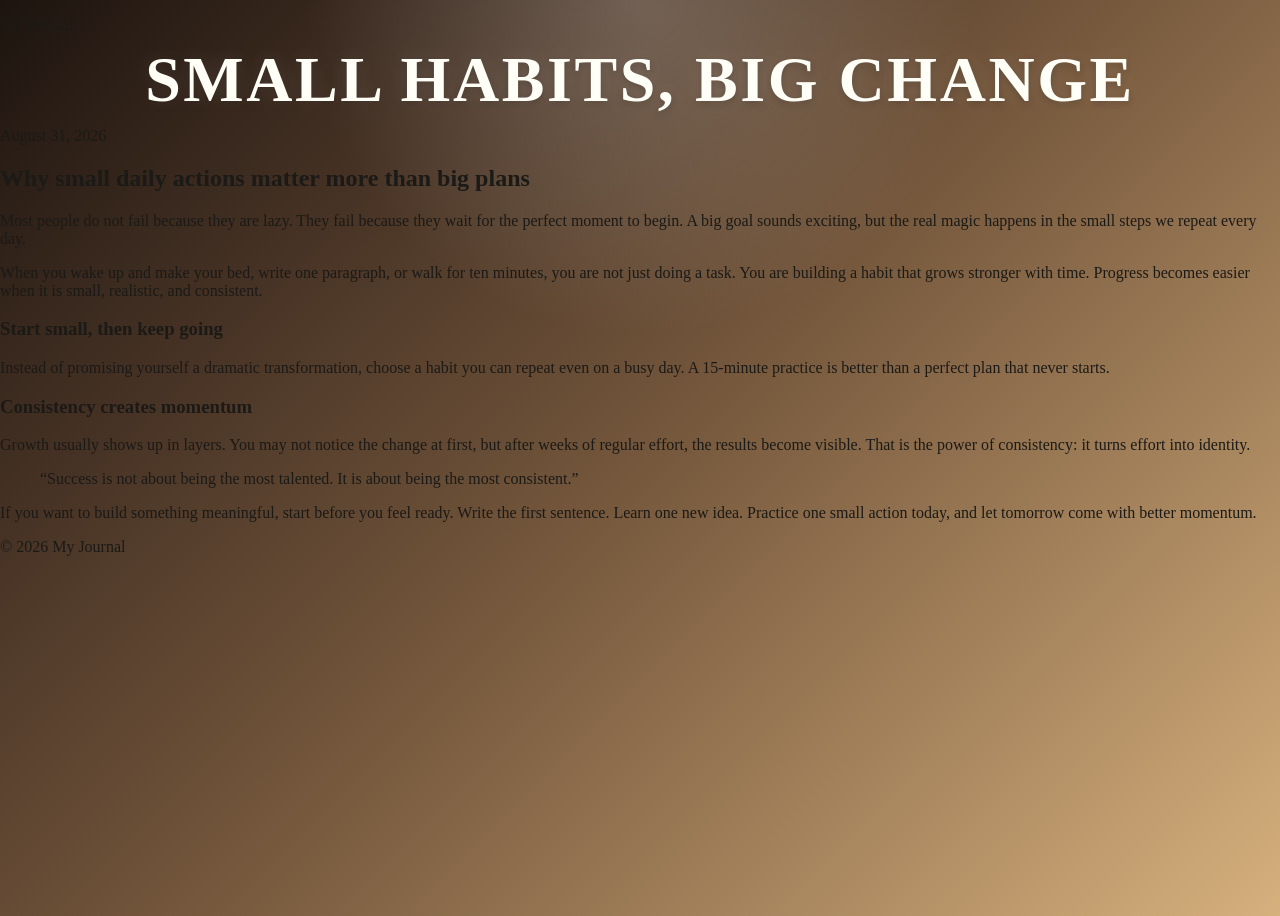
<file: Untitled-1.html>
<!DOCTYPE html>
<html lang="en">
  <head>
    <meta charset="UTF-8" />
    <meta name="viewport" content="width=device-width, initial-scale=1.0" />
    <meta
      name="description"
      content="A simple article page about building meaningful habits and sharing ideas with the world."
    />
    <title>Small Habits, Big Change</title>
    <link rel="stylesheet" href="style.css" />
  </head>
  <body>
    <header class="site-header">
      <div class="container">
        <p class="brand">My Journal</p>
        <h1>Small Habits, Big Change</h1>
      </div>
    </header>

    <main class="container">
      <article class="article-card">
        <p class="date">August 31, 2026</p>
        <h2>Why small daily actions matter more than big plans</h2>

        <p>
          Most people do not fail because they are lazy. They fail because they
          wait for the perfect moment to begin. A big goal sounds exciting, but
          the real magic happens in the small steps we repeat every day.
        </p>

        <p>
          When you wake up and make your bed, write one paragraph, or walk for
          ten minutes, you are not just doing a task. You are building a habit
          that grows stronger with time. Progress becomes easier when it is small,
          realistic, and consistent.
        </p>

        <h3>Start small, then keep going</h3>
        <p>
          Instead of promising yourself a dramatic transformation, choose a habit
          you can repeat even on a busy day. A 15-minute practice is better than
          a perfect plan that never starts.
        </p>

        <h3>Consistency creates momentum</h3>
        <p>
          Growth usually shows up in layers. You may not notice the change at
          first, but after weeks of regular effort, the results become visible.
          That is the power of consistency: it turns effort into identity.
        </p>

        <blockquote>
          “Success is not about being the most talented. It is about being the
          most consistent.”
        </blockquote>

        <p>
          If you want to build something meaningful, start before you feel ready.
          Write the first sentence. Learn one new idea. Practice one small action
          today, and let tomorrow come with better momentum.
        </p>
      </article>
    </main>

    <footer class="site-footer">
      <p>&copy; 2026 My Journal</p>
    </footer>
  </body>
</html>
</file>
<file: style.css>
* {
  box-sizing: border-box;
}

html, body {
  margin: 0;
  padding: 0;
  width: 100%;
  min-height: 100%;
}

body {
  margin: 0;
  min-height: 100vh;
  background:
    radial-gradient(circle at top, rgba(255,255,255,0.2), transparent 30%),
    linear-gradient(135deg, #1d140f 0%, #473325 25%, #785a3e 52%, #d6b07d 100%);
  font-family: Georgia, "Times New Roman", serif;
  color: #1b1a17;
}

.book-shell {
  padding: 40px 20px 60px;
}

.book-wrap {
  position: relative;
  width: min(1100px, calc(100% - 30px));
  margin: 0 auto;
  padding: 22px 24px 20px;
  background: linear-gradient(90deg, #1d120d 0%, #3b261d 7%, #573b2f 11%, #8d6142 18%, #d3a46d 22%, #efe4d1 27%, #f8f1e3 73%, #d3a46d 78%, #8d6142 82%, #573b2f 89%, #3b261d 94%, #1d120d 100%);
  border: 9px solid rgba(42, 27, 20, 1);
  box-shadow: 0 35px 70px rgba(0, 0, 0, 0.28), inset 0 0 0 4px rgba(255,255,255,0.08), 0 0 0 3px rgba(67, 48, 34, 0.45);
}

.book-wrap::after {
  content: "";
  position: absolute;
  top: 12px;
  bottom: 12px;
  left: 50%;
  width: 10px;
  transform: translateX(-50%);
  background: linear-gradient(180deg, rgba(255,255,255,0.25), rgba(70, 47, 33, 0.45), rgba(255,255,255,0.2));
  box-shadow: inset 0 0 0 1px rgba(255,255,255,0.15);
}

.book-wrap::before {
  content: "";
  position: absolute;
  inset: 12px;
  border: 2px solid rgba(79, 56, 42, 0.7);
  pointer-events: none;
}

.intro-page {
  position: relative;
  width: min(1000px, calc(100% - 18px));
  margin: 0 auto;
  padding: 28px 34px 72px;
  background: linear-gradient(180deg, #f9f2e5, #f2e6d0 42%, #ead4a4 100%);
  border: 3px solid rgba(67, 49, 36, 0.76);
  box-shadow: inset 0 0 0 10px rgba(96, 73, 52, 0.1), 0 25px 55px rgba(44, 31, 23, 0.16), 0 0 0 2px rgba(118, 92, 68, 0.18);
  overflow: hidden;
  display: flex;
  flex-direction: column;
}

.intro-page::before {
  content: "";
  position: absolute;
  inset: 16px;
  border: 1px solid rgba(77, 58, 43, 0.5);
  pointer-events: none;
}

.intro-page::after {
  content: "";
  position: absolute;
  top: 0;
  bottom: 0;
  left: 50%;
  width: 4px;
  background: linear-gradient(180deg, transparent, rgba(79, 58, 41, 0.45), transparent);
  transform: translateX(-50%);
  pointer-events: none;
}

.book-cover {
  position: relative;
  display: flex;
  justify-content: center;
  align-items: center;
  margin: 0 auto 28px;
  max-width: 820px;
  min-height: 310px;
  border: 4px solid rgba(52, 36, 24, 0.75);
  background:
    linear-gradient(135deg, rgba(255,255,255,0.08), rgba(0,0,0,0.06)),
    linear-gradient(135deg, #4a3124 0%, #7d4d30 30%, #b78349 60%, #edd7a6 100%);
  box-shadow: inset 0 0 0 8px rgba(255,255,255,0.08), 0 22px 32px rgba(50, 36, 25, 0.18), 0 0 0 2px rgba(72, 51, 38, 0.28);
}

.book-spine {
  position: absolute;
  left: 0;
  top: 0;
  bottom: 0;
  width: 26px;
  background: linear-gradient(180deg, #2f1d17, #6a452d);
  border-right: 2px solid rgba(255,255,255,0.2);
}

.book-front {
  position: relative;
  width: 100%;
  min-height: 250px;
  padding: 42px 30px 26px;
  text-align: center;
  background: linear-gradient(180deg, rgba(255,255,255,0.08), rgba(0,0,0,0.03));
}

.kicker {
  margin: 0 0 18px;
  font-size: 0.7rem;
  letter-spacing: 0.28em;
  text-transform: uppercase;
  color: #f8f1e5;
  text-align: center;
  text-shadow: 0 1px 2px rgba(0,0,0,0.2);
}

h1 {
  margin: 0;
  text-align: center;
  font-size: clamp(2.8rem, 5vw, 5.5rem);
  line-height: 0.95;
  font-weight: 700;
  letter-spacing: 0.04em;
  font-family: Georgia, "Times New Roman", serif;
  color: #fffef7;
  text-transform: uppercase;
  text-shadow: 0 3px 7px rgba(41, 30, 22, 0.28), 0 0 18px rgba(255,255,255,0.12);
}

.subtitle {
  margin: 12px 0 0;
  text-align: center;
  font-size: 0.9rem;
  letter-spacing: 0.24em;
  text-transform: uppercase;
  color: #fceecb;
  text-shadow: 0 1px 2px rgba(0,0,0,0.2);
}

.author-line {
  margin-top: 30px;
  font-size: 1.15rem;
  letter-spacing: 0.22em;
  text-transform: uppercase;
  color: #fffaf0;
  text-shadow: 0 1px 2px rgba(0,0,0,0.2);
}

.story {
  margin: 0 auto;
  font-size: 1.7rem;
  line-height: 1.7;
  color: #2a211d;
  max-width: 760px;
  text-align: left;
  font-family: Georgia, "Times New Roman", serif;
  font-style: italic;
}

.title-page {
  position: relative;
  margin: 24px auto 34px;
  padding: 42px 20px 30px;
  text-align: center;
  border-top: 2px solid rgba(67, 49, 36, 0.4);
  border-bottom: 2px solid rgba(67, 49, 36, 0.4);
  background: rgba(255, 252, 246, 0.4);
}

.title-page-label {
  margin: 0 0 14px;
  font-size: 0.75rem;
  letter-spacing: 0.28em;
  text-transform: uppercase;
  color: rgba(80, 61, 45, 0.8);
}

.title-page-title {
  margin: 0;
  font-size: clamp(2.2rem, 4vw, 4rem);
  letter-spacing: 0.08em;
  text-transform: uppercase;
  color: #2d221e;
  text-shadow: 0 1px 0 rgba(255,255,255,0.35);
}

.title-page-subtitle {
  margin: 18px auto 0;
  max-width: 620px;
  font-size: 1rem;
  line-height: 1.7;
  letter-spacing: 0.04em;
  color: rgba(50, 36, 27, 0.8);
}

.dedication-page {
  margin: 0 auto 32px;
  padding: 28px 18px 24px;
  max-width: 760px;
  text-align: center;
  border-top: 1px solid rgba(78, 58, 42, 0.35);
  border-bottom: 1px solid rgba(78, 58, 42, 0.35);
  background: rgba(255, 249, 242, 0.25);
}

.dedication-label {
  margin: 0 0 12px;
  font-size: 0.72rem;
  letter-spacing: 0.26em;
  text-transform: uppercase;
  color: rgba(84, 65, 49, 0.75);
}

.dedication-quote {
  margin: 0;
  font-size: clamp(1.2rem, 2vw, 2rem);
  font-style: italic;
  color: #3e2b22;
  line-height: 1.6;
}

.book-page {
  position: relative;
  background: linear-gradient(180deg, rgba(255,255,255,0.84), rgba(246,239,228,0.9));
  border: 1px solid rgba(74, 59, 44, 0.22);
  box-shadow: inset 0 0 0 2px rgba(255,255,255,0.18), 0 8px 12px rgba(42, 30, 23, 0.06);
  padding: 24px 24px 18px;
  min-height: 720px;
  overflow: hidden;
  border-radius: 2px;
}

.page-number {
  position: absolute;
  right: 18px;
  top: 10px;
  font-size: 0.76rem;
  letter-spacing: 0.12em;
  text-transform: uppercase;
  color: rgba(67, 49, 36, 0.7);
}

.intro-page-text {
  margin-bottom: 0;
  min-height: 420px;
}

.story-body {
  margin-top: 10px;
  max-width: 820px;
  padding-top: 0;
  border-top: none;
  display: flex;
  flex-direction: column;
  gap: 28px;
  position: relative;
  z-index: 1;
}

.chapter {
  margin-bottom: 0;
  padding: 34px 30px 18px;
  border: 1px solid rgba(38, 32, 28, 0.12);
  background: linear-gradient(180deg, rgba(255,255,255,0.86), rgba(247,239,228,0.92));
  box-shadow: inset 0 0 0 2px rgba(255,255,255,0.18), 0 10px 18px rgba(44, 31, 23, 0.06);
  page-break-inside: avoid;
  break-inside: avoid;
  min-height: 680px;
  position: relative;
  overflow: hidden;
  border-radius: 2px;
  margin-left: 6px;
  margin-right: 6px;
}

.chapter:nth-child(odd)::before,
.chapter:nth-child(even)::before,
.book-page::before {
  content: "";
  position: absolute;
  inset: 10px;
  border: 1px solid rgba(90, 72, 54, 0.12);
  pointer-events: none;
}

.book-page,
.chapter {
  box-shadow: inset 0 0 0 2px rgba(255,255,255,0.16), 0 12px 18px rgba(44, 31, 23, 0.04), 0 0 0 1px rgba(74, 58, 45, 0.04);
}

.chapter::before {
  content: "";
  display: block;
  width: 150px;
  margin: 0 auto 22px;
  border-top: 2px solid rgba(67, 49, 36, 0.28);
}

.chapter-title::before,
.chapter-title::after {
  content: "—";
  margin: 0 12px;
  color: rgba(61, 47, 32, 0.6);
}

.chapter-title {
  margin: 0 0 18px;
  font-size: clamp(2rem, 2vw, 2.8rem);
  color: #3a2b24;
  font-weight: 700;
  font-family: Georgia, "Times New Roman", serif;
  letter-spacing: 0.05em;
  text-align: center;
  text-transform: uppercase;
}

.story-body p {
  margin: 0 0 18px;
  font-size: 1.45rem;
  line-height: 1.8;
  color: #2d2724;
  font-family: Georgia, "Times New Roman", serif;
}

.book-end {
  margin: 30px auto 12px;
  text-align: center;
  padding-top: 10px;
}

.book-end-mark {
  font-size: 1.8rem;
  color: rgba(67, 49, 36, 0.7);
  margin-bottom: 8px;
}

.book-end-text {
  margin: 0;
  font-size: 1.1rem;
  letter-spacing: 0.4em;
  text-transform: uppercase;
  color: rgba(53, 39, 30, 0.8);
}

.author {
  margin-top: 26px;
  font-size: 1.7rem;
  font-weight: 600;
  text-align: right;
  color: #513a2a;
  letter-spacing: 0.1em;
  font-family: Georgia, "Times New Roman", serif;
  font-style: italic;
  text-shadow: 0 1px 0 rgba(255,255,255,0.25);
}

.book-end {
  margin: 34px auto 8px;
  padding-top: 6px;
  text-align: center;
}

.book-end-mark {
  font-size: 1.8rem;
  color: rgba(92, 67, 49, 0.8);
  margin-bottom: 8px;
}

.book-end-text {
  margin: 0;
  font-size: 1rem;
  letter-spacing: 0.34em;
  text-transform: uppercase;
  color: rgba(53, 39, 30, 0.8);
}

@media (max-width: 640px) {
  .intro-page {
    width: min(94vw, 920px);
    padding: 18px 18px 42px;
  }

  .book-cover {
    min-height: 220px;
  }

  .story,
  .story-body p {
    font-size: 1.2rem;
  }

  .subtitle,
  .kicker,
  .author-line {
    letter-spacing: 0.1em;
  }
}
</file>
